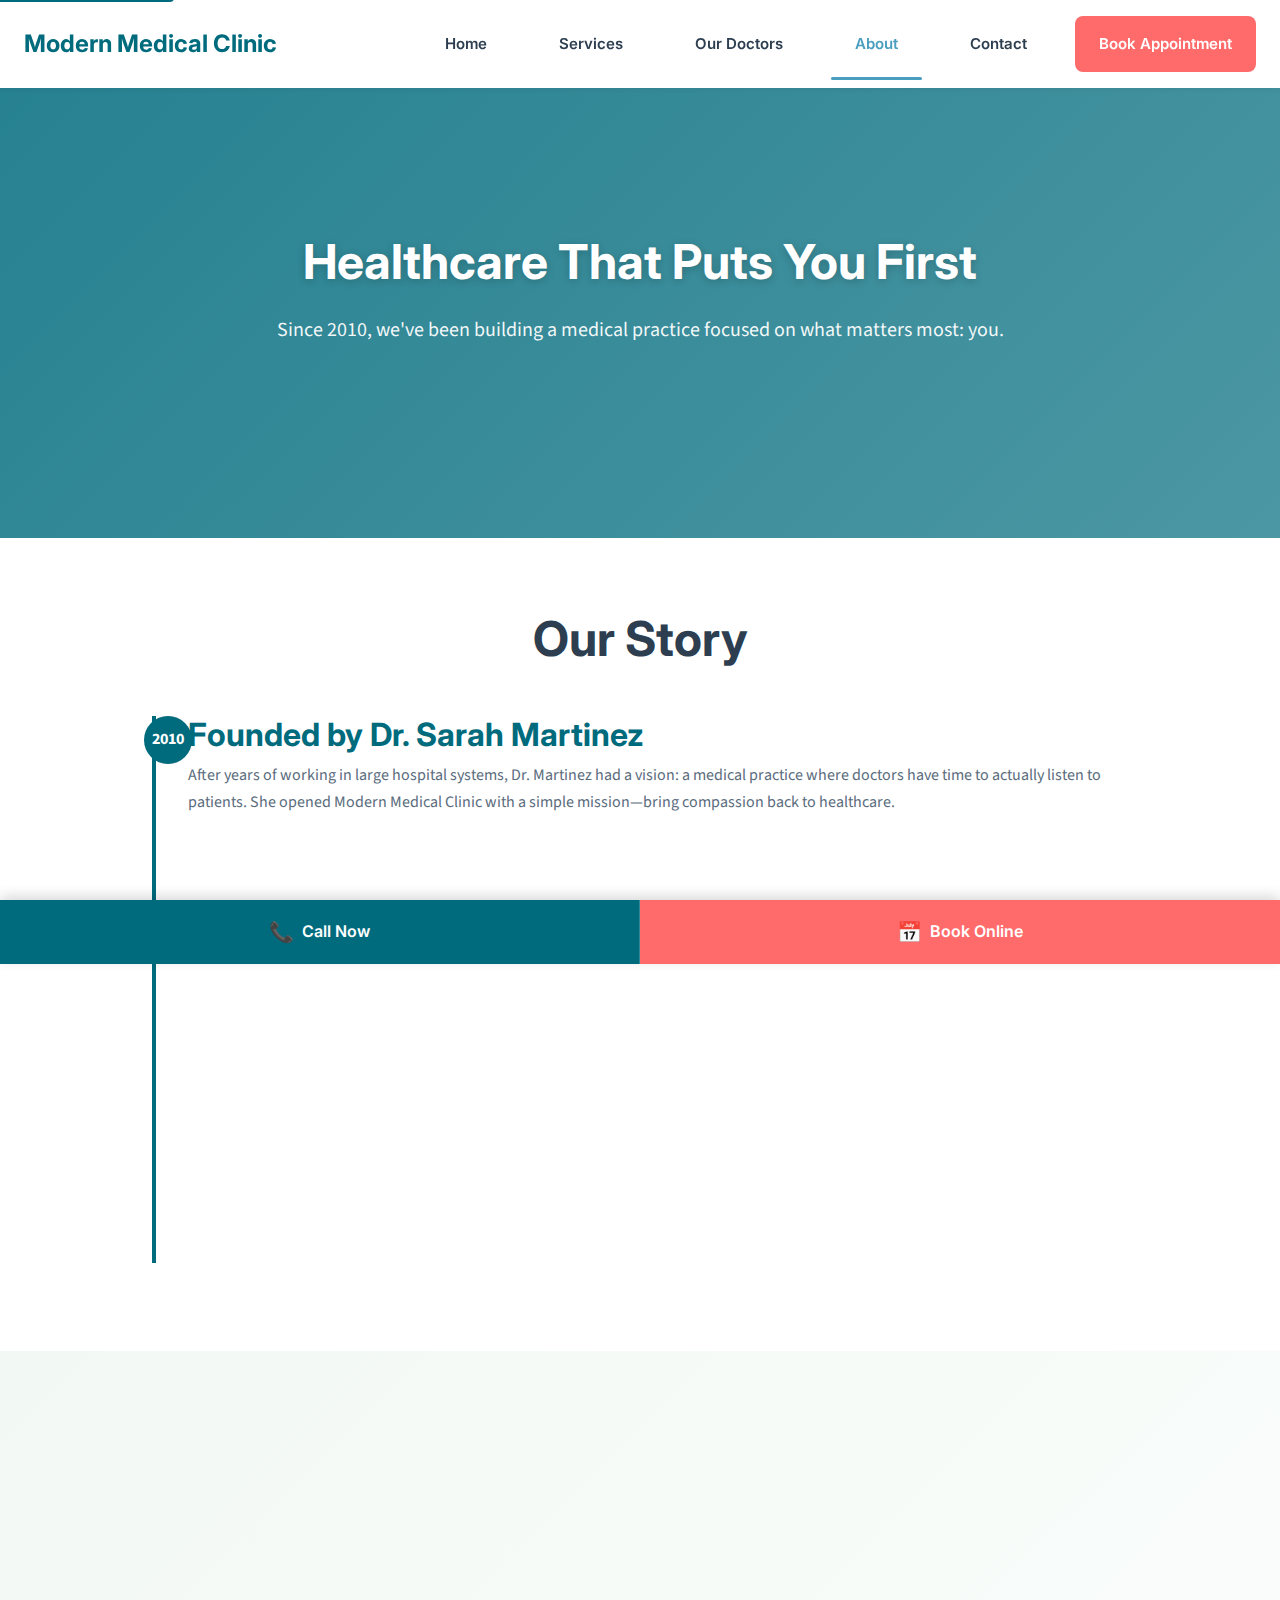
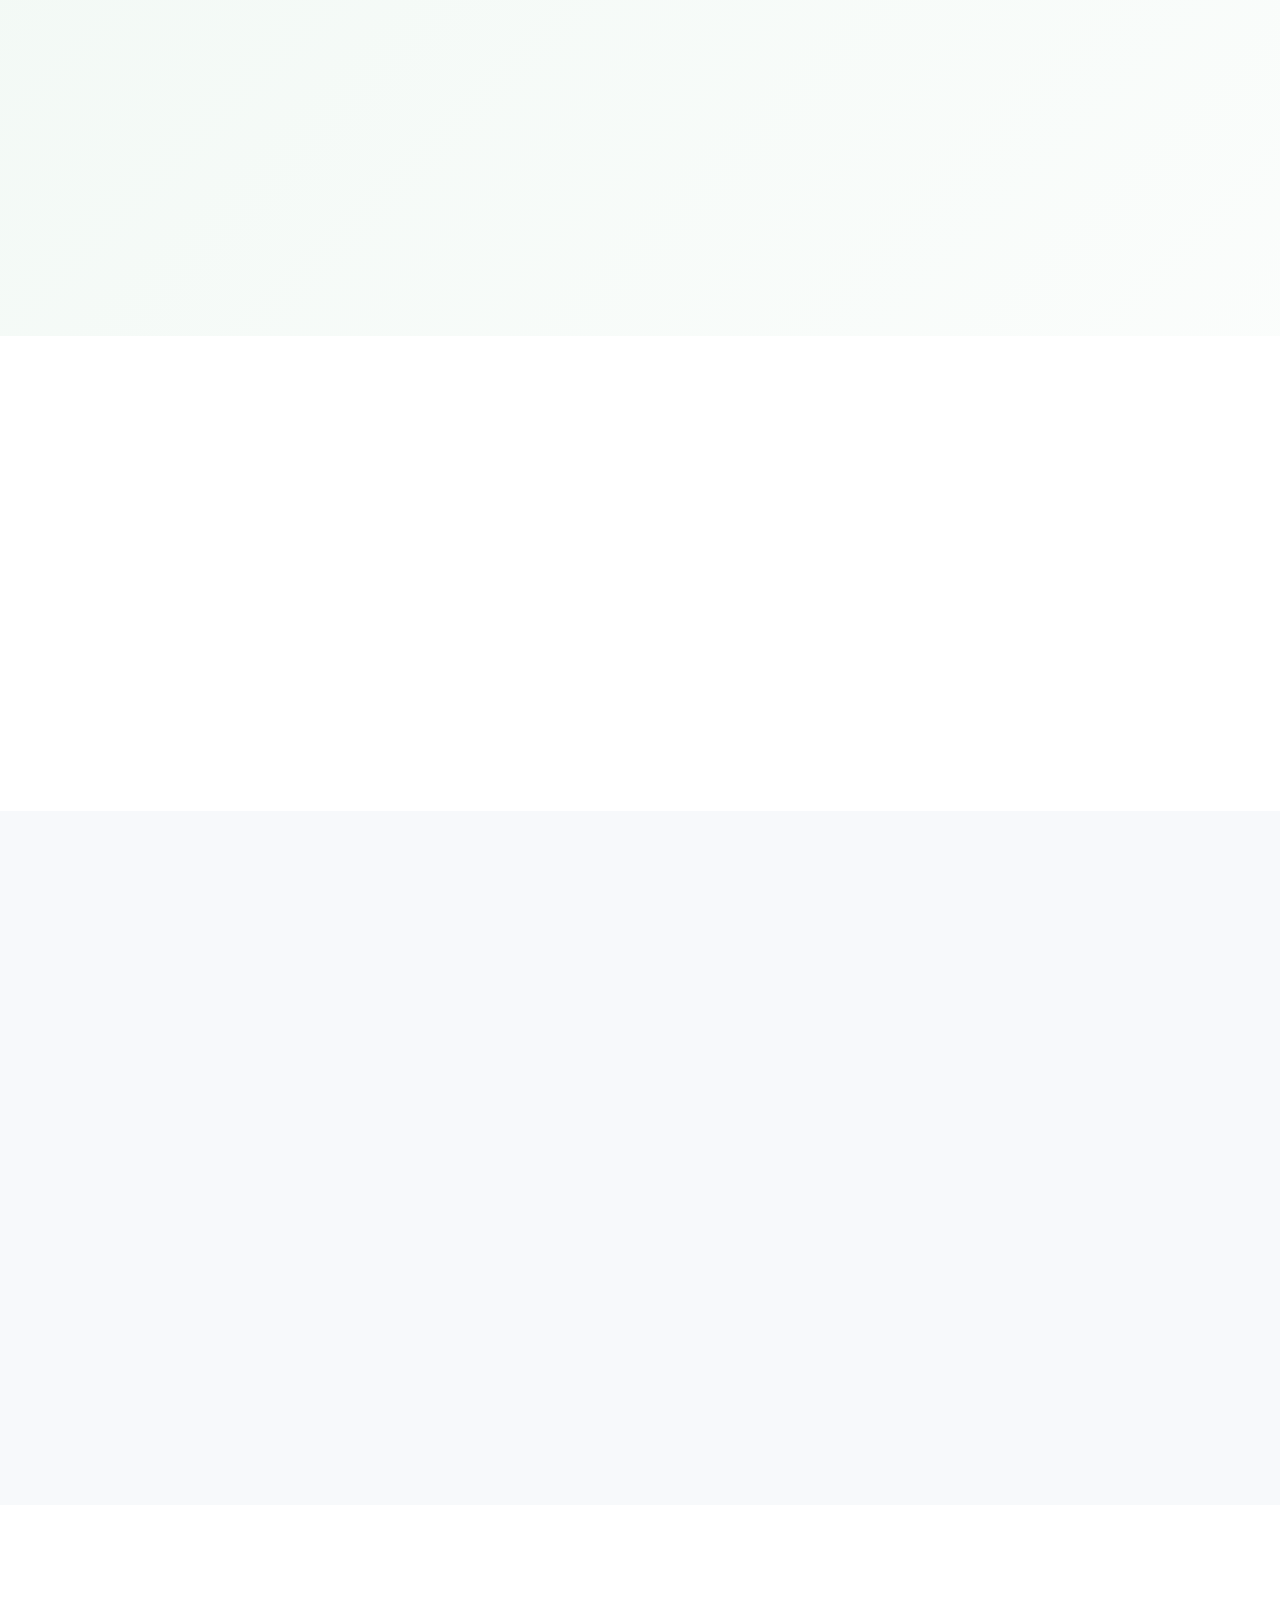
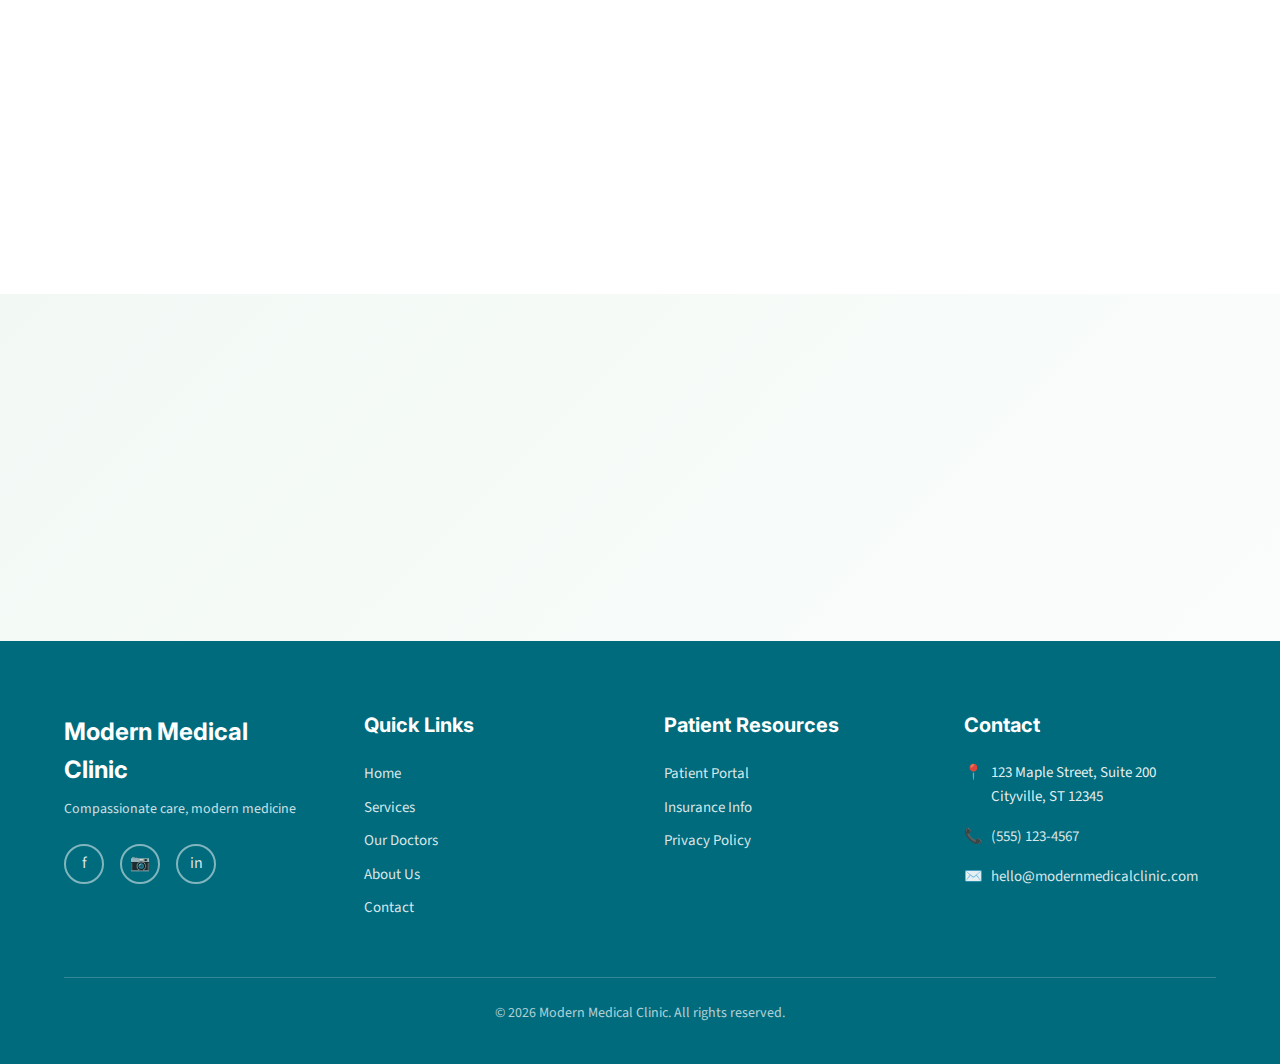
<file: about.html>
<!DOCTYPE html>
<html lang="en">
<head>
  <meta charset="UTF-8">
  <meta name="viewport" content="width=device-width, initial-scale=1.0">
  <meta name="description" content="Learn about Modern Medical Clinic - our mission, values, and commitment to patient-centered healthcare since 2010.">
  <title>About Us - Modern Medical Clinic</title>

  <link rel="preconnect" href="https://fonts.googleapis.com">
  <link rel="preconnect" href="https://fonts.gstatic.com" crossorigin>
  <link href="https://fonts.googleapis.com/css2?family=Inter:wght@400;600;700&family=Source+Sans+Pro:wght@400;600&display=swap" rel="stylesheet">

  <link rel="stylesheet" href="assets/css/tokens.css">
  <link rel="stylesheet" href="assets/css/style.css">

  <link rel="icon" type="image/svg+xml" href="data:image/svg+xml,<svg xmlns='http://www.w3.org/2000/svg' viewBox='0 0 100 100'><text y='.9em' font-size='90'>🏥</text></svg>">
</head>
<body>

  <header class="header" role="banner">
    <div class="header__container">
      <a href="index.html" class="header__logo">Modern Medical Clinic</a>
      <button class="header__toggle" aria-label="Toggle navigation" aria-expanded="false">☰</button>
      <nav class="nav" role="navigation">
        <ul class="nav__list">
          <li><a href="index.html" class="nav__link">Home</a></li>
          <li><a href="services.html" class="nav__link">Services</a></li>
          <li><a href="doctors.html" class="nav__link">Our Doctors</a></li>
          <li><a href="about.html" class="nav__link">About</a></li>
          <li><a href="contact.html" class="nav__link">Contact</a></li>
          <li><a href="#" class="nav__link nav__link--cta" data-modal="booking">Book Appointment</a></li>
        </ul>
      </nav>
    </div>
  </header>

  <!-- Hero with Team Photo -->
  <section class="hero" style="min-height: 50vh; background-image: linear-gradient(135deg, rgba(0, 107, 125, 0.85), rgba(0, 107, 125, 0.7)), url('https://images.unsplash.com/photo-1538108149393-fbbd81895907?w=1600&q=80');">
    <div class="hero__container">
      <div class="hero__content" style="text-align: center; max-width: 800px; margin: 0 auto;">
        <h1 class="hero__headline" style="font-size: 3rem;">Healthcare That Puts You First</h1>
        <p class="hero__subheadline" style="font-size: 1.25rem;">
          Since 2010, we've been building a medical practice focused on what matters most: you.
        </p>
      </div>
    </div>
  </section>

  <!-- Our Story -->
  <section class="section">
    <div class="container container--narrow">
      <h2 class="text-center fade-in" style="margin-bottom: 3rem;">Our Story</h2>

      <div style="position: relative; padding-left: 2rem; border-left: 4px solid var(--color-primary-dark);">

        <div class="fade-in" style="margin-bottom: 3rem; position: relative;">
          <div style="position: absolute; left: -2.75rem; width: 3rem; height: 3rem; background-color: var(--color-primary-dark); color: white; border-radius: 50%; display: flex; align-items: center; justify-content: center; font-weight: 700;">2010</div>
          <h3 style="color: var(--color-primary-dark); margin-bottom: 0.5rem;">Founded by Dr. Sarah Martinez</h3>
          <p style="color: var(--color-text-secondary); line-height: 1.7;">
            After years of working in large hospital systems, Dr. Martinez had a vision: a medical practice where doctors have time to actually listen to patients. She opened Modern Medical Clinic with a simple mission—bring compassion back to healthcare.
          </p>
        </div>

        <div class="fade-in" style="margin-bottom: 3rem; position: relative;">
          <div style="position: absolute; left: -2.75rem; width: 3rem; height: 3rem; background-color: var(--color-primary-dark); color: white; border-radius: 50%; display: flex; align-items: center; justify-content: center; font-weight: 700;">2015</div>
          <h3 style="color: var(--color-primary-dark); margin-bottom: 0.5rem;">Expanded to 4 Doctors</h3>
          <p style="color: var(--color-text-secondary); line-height: 1.7;">
            As word spread about our patient-centered approach, demand grew. We welcomed Dr. Chen, Dr. Park, and Dr. Wilson to the team, each bringing unique specialties and a shared commitment to quality care.
          </p>
        </div>

        <div class="fade-in" style="margin-bottom: 3rem; position: relative;">
          <div style="position: absolute; left: -2.75rem; width: 3rem; height: 3rem; background-color: var(--color-primary-dark); color: white; border-radius: 50%; display: flex; align-items: center; justify-content: center; font-weight: 700;">2020</div>
          <h3 style="color: var(--color-primary-dark); margin-bottom: 0.5rem;">Launched Telehealth During Pandemic</h3>
          <p style="color: var(--color-text-secondary); line-height: 1.7;">
            When COVID-19 hit, we rapidly implemented secure telehealth services to ensure our patients could access care safely from home. Today, telehealth remains a core part of how we serve busy families.
          </p>
        </div>

        <div class="fade-in" style="position: relative;">
          <div style="position: absolute; left: -2.75rem; width: 3rem; height: 3rem; background-color: var(--color-accent-coral); color: white; border-radius: 50%; display: flex; align-items: center; justify-content: center; font-weight: 700;">2025</div>
          <h3 style="color: var(--color-primary-dark); margin-bottom: 0.5rem;">Serving 5,000+ Active Patients</h3>
          <p style="color: var(--color-text-secondary); line-height: 1.7;">
            We've grown to serve over 5,000 active patients across all life stages. We've expanded our services, upgraded our facilities, and maintained the same core value: your health, your way.
          </p>
        </div>

      </div>
    </div>
  </section>

  <!-- Mission & Values -->
  <section class="section section--sage">
    <div class="container">
      <h2 class="text-center fade-in" style="margin-bottom: 3rem;">Our Mission & Values</h2>

      <div style="display: grid; grid-template-columns: repeat(auto-fit, minmax(300px, 1fr)); gap: 2rem;">

        <div class="fade-in" style="background-color: white; padding: 2rem; border-radius: var(--radius-lg); text-align: center;">
          <div style="font-size: 3rem; margin-bottom: 1rem;">👂</div>
          <h3 style="color: var(--color-primary-dark); margin-bottom: 1rem;">Listen First</h3>
          <p style="color: var(--color-text-secondary); line-height: 1.7;">
            We spend time understanding you—not just your symptoms, but your life, your concerns, and your goals. You deserve to be heard.
          </p>
        </div>

        <div class="fade-in" style="background-color: white; padding: 2rem; border-radius: var(--radius-lg); text-align: center;">
          <div style="font-size: 3rem; margin-bottom: 1rem;">🔬</div>
          <h3 style="color: var(--color-primary-dark); margin-bottom: 1rem;">Evidence-Based</h3>
          <p style="color: var(--color-text-secondary); line-height: 1.7;">
            Modern medicine backed by proven science. We stay current with research and use treatments that actually work.
          </p>
        </div>

        <div class="fade-in" style="background-color: white; padding: 2rem; border-radius: var(--radius-lg); text-align: center;">
          <div style="font-size: 3rem; margin-bottom: 1rem;">🤝</div>
          <h3 style="color: var(--color-primary-dark); margin-bottom: 1rem;">Accessible</h3>
          <p style="color: var(--color-text-secondary); line-height: 1.7;">
            Same-day appointments, evening hours, weekend availability, and telehealth. Healthcare on your schedule, not ours.
          </p>
        </div>

      </div>
    </div>
  </section>

  <!-- Awards & Recognition -->
  <section class="section">
    <div class="container">
      <h2 class="text-center fade-in" style="margin-bottom: 3rem;">Awards & Recognition</h2>

      <div style="display: grid; grid-template-columns: repeat(auto-fit, minmax(250px, 1fr)); gap: 2rem;">

        <div class="fade-in" style="text-align: center; padding: 1.5rem; border: 2px solid var(--color-border); border-radius: var(--radius-lg); transition: all 0.3s ease;">
          <div style="font-size: 2.5rem; margin-bottom: 1rem;">🏆</div>
          <h3 style="font-size: 1.125rem; color: var(--color-primary-dark); margin-bottom: 0.5rem;">Best Family Practice</h3>
          <p style="color: var(--color-text-secondary);">City Magazine 2023, 2024</p>
        </div>

        <div class="fade-in" style="text-align: center; padding: 1.5rem; border: 2px solid var(--color-border); border-radius: var(--radius-lg); transition: all 0.3s ease;">
          <div style="font-size: 2.5rem; margin-bottom: 1rem;">⭐</div>
          <h3 style="font-size: 1.125rem; color: var(--color-primary-dark); margin-bottom: 0.5rem;">Top-Rated on Google</h3>
          <p style="color: var(--color-text-secondary);">4.9★ from 420+ reviews</p>
        </div>

        <div class="fade-in" style="text-align: center; padding: 1.5rem; border: 2px solid var(--color-border); border-radius: var(--radius-lg); transition: all 0.3s ease;">
          <div style="font-size: 2.5rem; margin-bottom: 1rem;">✓</div>
          <h3 style="font-size: 1.125rem; color: var(--color-primary-dark); margin-bottom: 0.5rem;">PCMH Certified</h3>
          <p style="color: var(--color-text-secondary);">Patient-Centered Medical Home</p>
        </div>

        <div class="fade-in" style="text-align: center; padding: 1.5rem; border: 2px solid var(--color-border); border-radius: var(--radius-lg); transition: all 0.3s ease;">
          <div style="font-size: 2.5rem; margin-bottom: 1rem;">💙</div>
          <h3 style="font-size: 1.125rem; color: var(--color-primary-dark); margin-bottom: 0.5rem;">Community Health Award</h3>
          <p style="color: var(--color-text-secondary);">State Health Department 2022</p>
        </div>

      </div>
    </div>
  </section>

  <!-- Community Involvement -->
  <section class="section section--alt">
    <div class="container">
      <h2 class="text-center fade-in" style="margin-bottom: 1.5rem;">Community Involvement</h2>
      <p class="text-center fade-in" style="max-width: 700px; margin: 0 auto 3rem; font-size: 1.125rem; color: var(--color-text-secondary);">
        We believe healthcare extends beyond our clinic walls. Our team regularly participates in community health initiatives.
      </p>

      <div style="display: grid; grid-template-columns: repeat(auto-fit, minmax(280px, 1fr)); gap: 1.5rem;">

        <div class="fade-in" style="background-color: white; padding: 1.5rem; border-radius: var(--radius-lg); box-shadow: var(--shadow-sm);">
          <h3 style="color: var(--color-primary-dark); margin-bottom: 0.75rem; font-size: 1.125rem;">Free Health Fair</h3>
          <p style="color: var(--color-text-secondary); font-size: 0.9375rem;">
            Annual community health screenings with free blood pressure checks, glucose testing, and health education.
          </p>
        </div>

        <div class="fade-in" style="background-color: white; padding: 1.5rem; border-radius: var(--radius-lg); box-shadow: var(--shadow-sm);">
          <h3 style="color: var(--color-primary-dark); margin-bottom: 0.75rem; font-size: 1.125rem;">School Vaccination Drives</h3>
          <p style="color: var(--color-text-secondary); font-size: 0.9375rem;">
            Partnering with local schools to provide immunizations and sports physicals at reduced cost.
          </p>
        </div>

        <div class="fade-in" style="background-color: white; padding: 1.5rem; border-radius: var(--radius-lg); box-shadow: var(--shadow-sm);">
          <h3 style="color: var(--color-primary-dark); margin-bottom: 0.75rem; font-size: 1.125rem;">Charity 5K Run</h3>
          <p style="color: var(--color-text-secondary); font-size: 0.9375rem;">
            Our team participates in and sponsors the annual Heart Health 5K, raising funds for cardiac research.
          </p>
        </div>

        <div class="fade-in" style="background-color: white; padding: 1.5rem; border-radius: var(--radius-lg); box-shadow: var(--shadow-sm);">
          <h3 style="color: var(--color-primary-dark); margin-bottom: 0.75rem; font-size: 1.125rem;">Health Education Workshops</h3>
          <p style="color: var(--color-text-secondary); font-size: 0.9375rem;">
            Monthly free workshops on nutrition, diabetes management, stress reduction, and preventive care.
          </p>
        </div>

      </div>
    </div>
  </section>

  <!-- Stats -->
  <section class="section">
    <div class="container">
      <h2 class="text-center fade-in" style="margin-bottom: 3rem;">By the Numbers</h2>

      <div style="display: grid; grid-template-columns: repeat(auto-fit, minmax(200px, 1fr)); gap: 2rem;">
        <div class="fade-in text-center">
          <div style="font-size: 3.5rem; font-weight: 700; color: var(--color-primary-dark); margin-bottom: 0.5rem;">5,000+</div>
          <p style="color: var(--color-text-secondary); font-weight: 600;">Active Patients</p>
        </div>
        <div class="fade-in text-center">
          <div style="font-size: 3.5rem; font-weight: 700; color: var(--color-primary-dark); margin-bottom: 0.5rem;">4</div>
          <p style="color: var(--color-text-secondary); font-weight: 600;">Board-Certified Doctors</p>
        </div>
        <div class="fade-in text-center">
          <div style="font-size: 3.5rem; font-weight: 700; color: var(--color-primary-dark); margin-bottom: 0.5rem;">15</div>
          <p style="color: var(--color-text-secondary); font-weight: 600;">Years in Business</p>
        </div>
        <div class="fade-in text-center">
          <div style="font-size: 3.5rem; font-weight: 700; color: var(--color-primary-dark); margin-bottom: 0.5rem;">4.9★</div>
          <p style="color: var(--color-text-secondary); font-weight: 600;">Average Patient Rating</p>
        </div>
      </div>
    </div>
  </section>

  <!-- CTA Section -->
  <section class="section section--sage">
    <div class="container text-center">
      <h2 class="fade-in" style="margin-bottom: 1rem;">Become Part of Our Family</h2>
      <p class="fade-in" style="font-size: 1.125rem; color: var(--color-text-secondary); margin-bottom: 2rem; max-width: 600px; margin-left: auto; margin-right: auto;">
        We're accepting new patients and would love to be your healthcare partner.
      </p>
      <a href="#" class="btn btn--primary btn--large fade-in" data-modal="booking">Book Your First Appointment</a>
    </div>
  </section>

  <footer class="footer" role="contentinfo">
    <div class="container">
      <div class="footer__container">
        <div class="footer__column">
          <div class="footer__logo">Modern Medical Clinic</div>
          <p class="footer__tagline">Compassionate care, modern medicine</p>
          <div class="social-links">
            <a href="#" class="social-links__icon" aria-label="Facebook">f</a>
            <a href="#" class="social-links__icon" aria-label="Instagram">📷</a>
            <a href="#" class="social-links__icon" aria-label="LinkedIn">in</a>
          </div>
        </div>
        <div class="footer__column">
          <h3 class="footer__column-heading">Quick Links</h3>
          <ul class="footer__list">
            <li class="footer__list-item"><a href="index.html" class="footer__link">Home</a></li>
            <li class="footer__list-item"><a href="services.html" class="footer__link">Services</a></li>
            <li class="footer__list-item"><a href="doctors.html" class="footer__link">Our Doctors</a></li>
            <li class="footer__list-item"><a href="about.html" class="footer__link">About Us</a></li>
            <li class="footer__list-item"><a href="contact.html" class="footer__link">Contact</a></li>
          </ul>
        </div>
        <div class="footer__column">
          <h3 class="footer__column-heading">Patient Resources</h3>
          <ul class="footer__list">
            <li class="footer__list-item"><a href="#" class="footer__link">Patient Portal</a></li>
            <li class="footer__list-item"><a href="#" class="footer__link">Insurance Info</a></li>
            <li class="footer__list-item"><a href="#" class="footer__link">Privacy Policy</a></li>
          </ul>
        </div>
        <div class="footer__column">
          <h3 class="footer__column-heading">Contact</h3>
          <div class="footer__contact-item"><span>📍</span><span>123 Maple Street, Suite 200<br>Cityville, ST 12345</span></div>
          <div class="footer__contact-item"><span>📞</span><a href="tel:5551234567" class="footer__link">(555) 123-4567</a></div>
          <div class="footer__contact-item"><span>✉️</span><a href="mailto:hello@modernmedicalclinic.com" class="footer__link">hello@modernmedicalclinic.com</a></div>
        </div>
      </div>
      <div class="footer__bottom">
        <p>&copy; <span id="currentYear">2025</span> Modern Medical Clinic. All rights reserved.</p>
      </div>
    </div>
  </footer>

  <div class="mobile-cta-bar">
    <a href="tel:5551234567" class="mobile-cta-bar__button"><span class="mobile-cta-bar__icon">📞</span><span>Call Now</span></a>
    <a href="#" class="mobile-cta-bar__button" data-modal="booking"><span class="mobile-cta-bar__icon">📅</span><span>Book Online</span></a>
  </div>

  <div class="modal" id="bookingModal" role="dialog" aria-labelledby="modalTitle" aria-modal="true">
    <div class="modal__content">
      <div class="modal__header">
        <h2 class="modal__title" id="modalTitle">Book Your Appointment</h2>
        <button class="modal__close" aria-label="Close modal">&times;</button>
      </div>
      <div class="modal__body">
        <form id="bookingForm" class="form">
          <div class="form__group">
            <label for="firstName" class="form__label">First Name *</label>
            <input type="text" id="firstName" name="firstName" class="form__input" required>
          </div>
          <div class="form__group">
            <label for="email" class="form__label">Email *</label>
            <input type="email" id="email" name="email" class="form__input" required>
          </div>
          <div class="form__group">
            <label for="phone" class="form__label">Phone *</label>
            <input type="tel" id="phone" name="phone" class="form__input" required>
          </div>
          <button type="submit" class="btn btn--primary btn--block btn--large">Submit Request</button>
        </form>
      </div>
    </div>
  </div>

  <script src="assets/js/main.js"></script>
  <script src="assets/js/mobile-cta.js"></script>

</body>
</html>
</file>
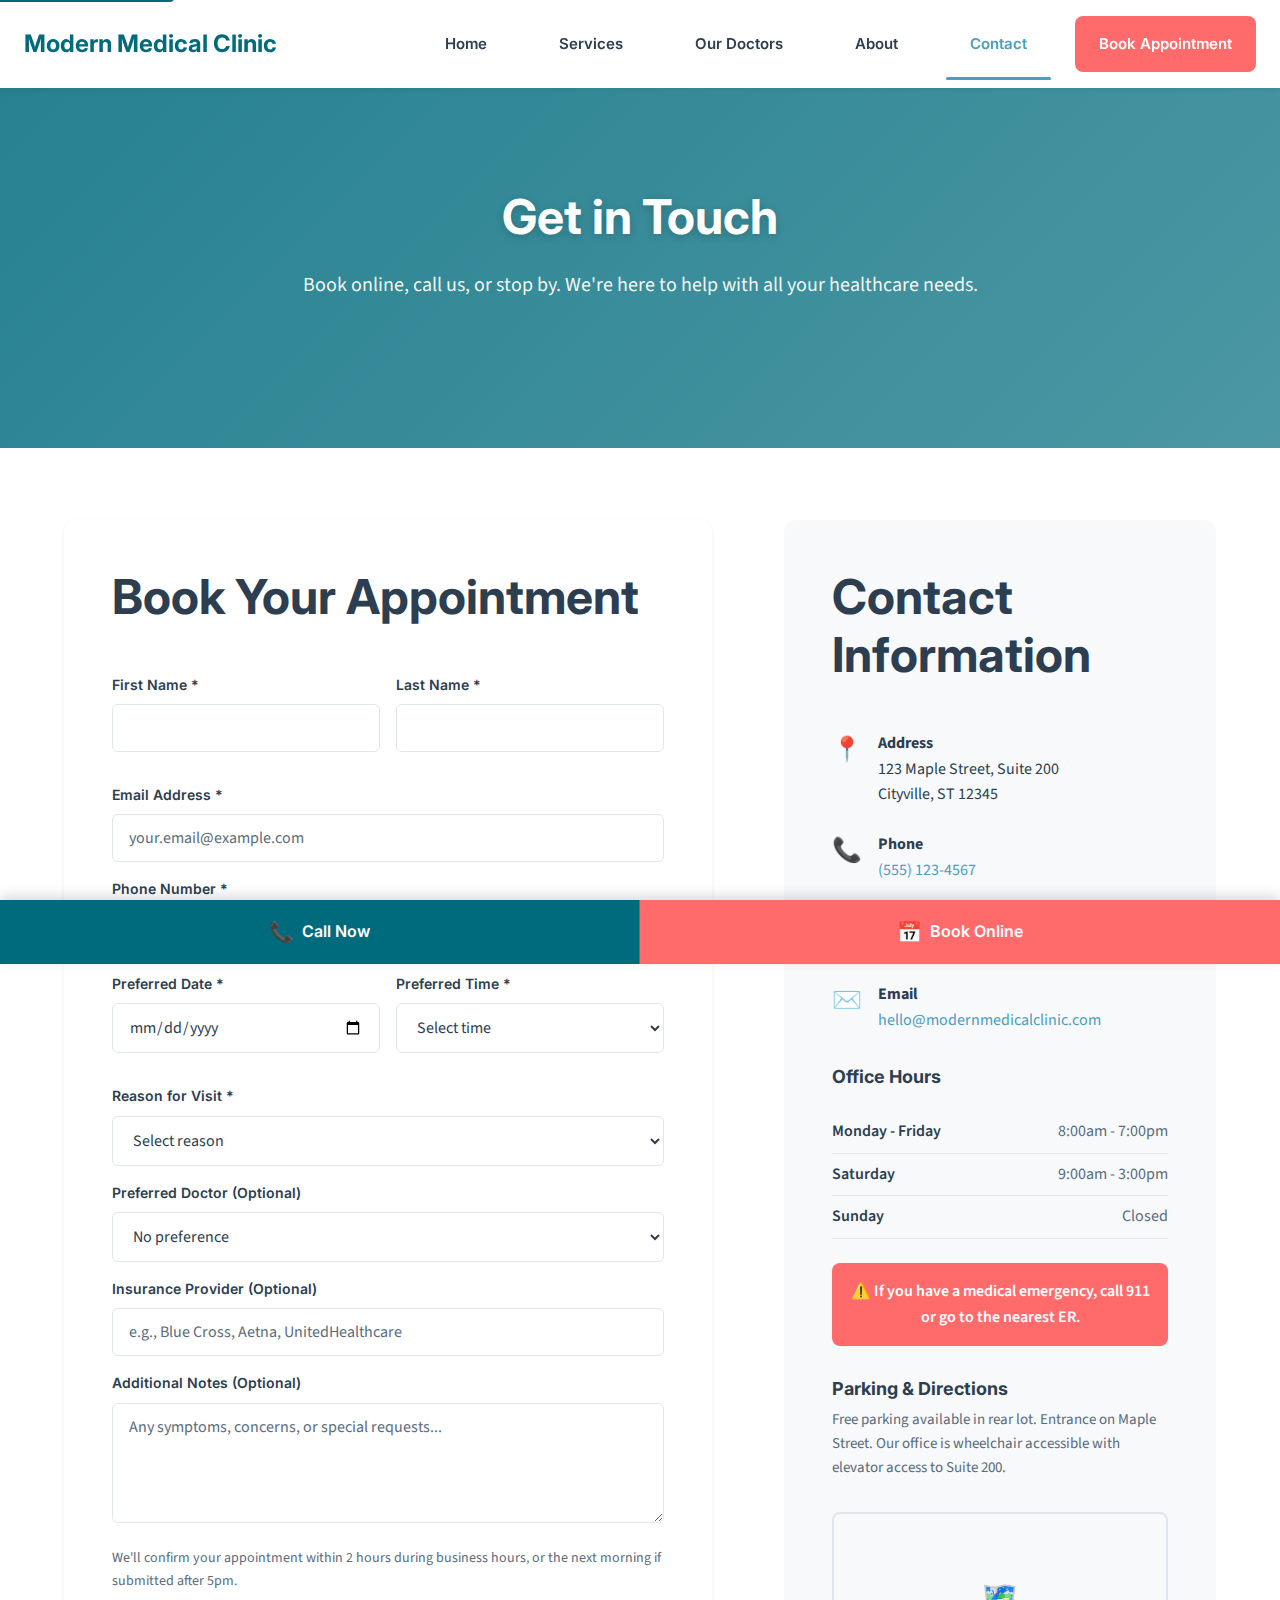
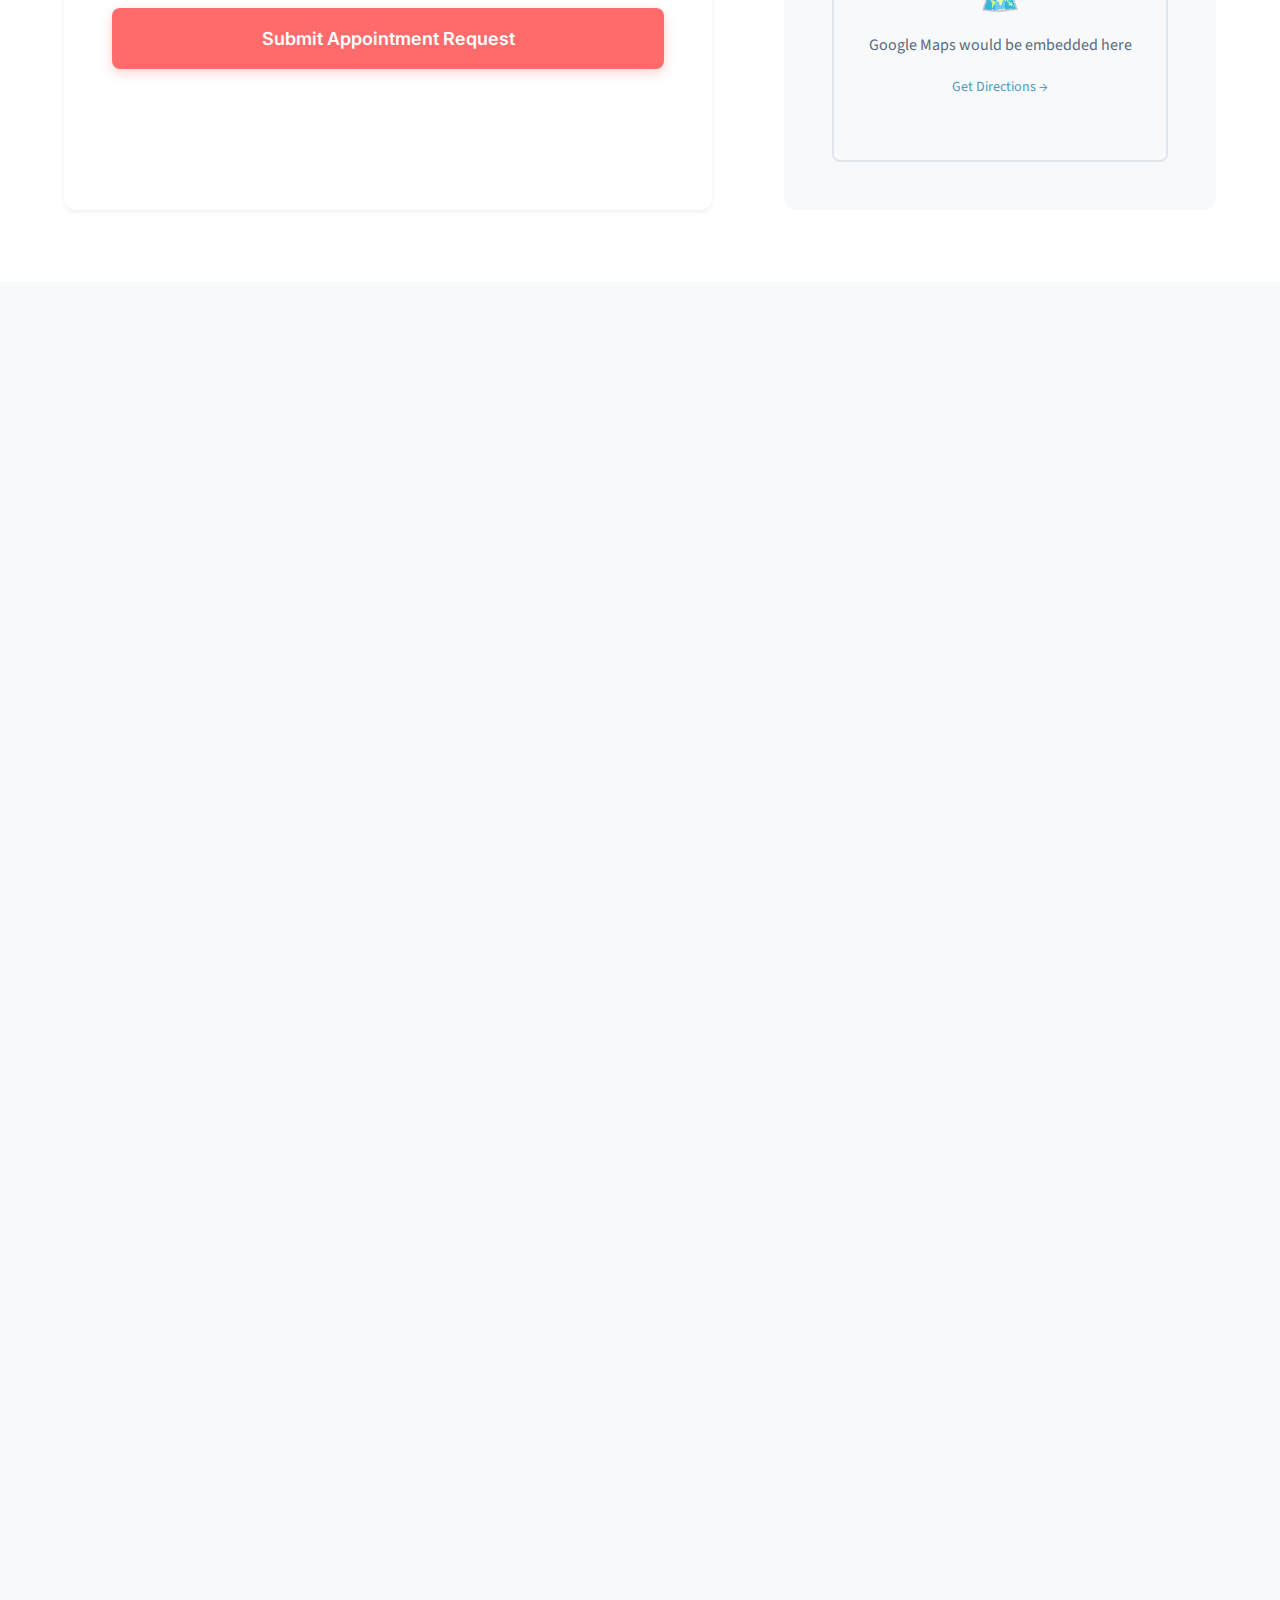
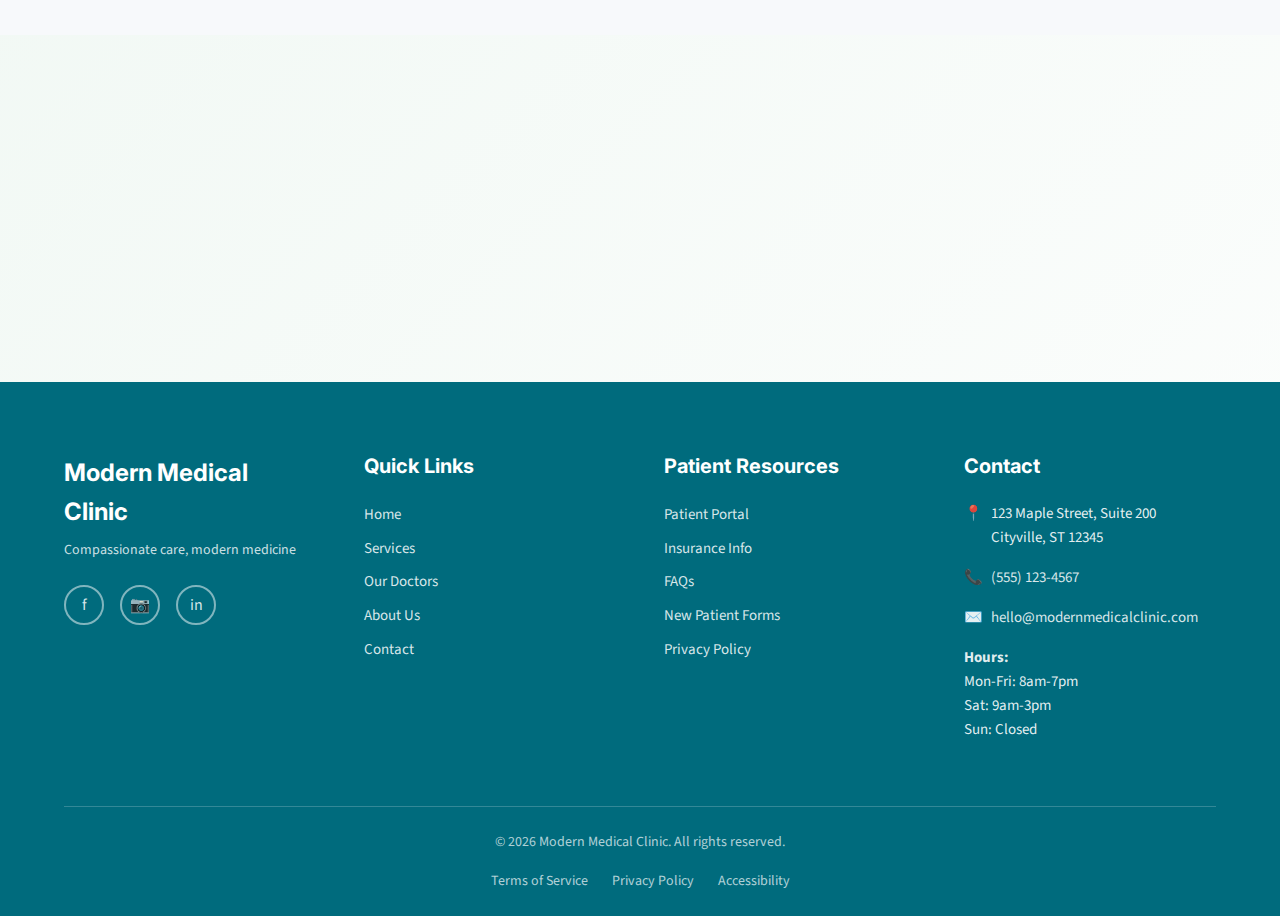
<file: contact.html>
<!DOCTYPE html>
<html lang="en">
<head>
  <meta charset="UTF-8">
  <meta name="viewport" content="width=device-width, initial-scale=1.0">
  <meta name="description" content="Contact Modern Medical Clinic. Book appointments online, call us at (555) 123-4567, or visit us at 123 Maple Street. Same-day appointments available.">
  <title>Contact & Appointments - Modern Medical Clinic</title>

  <link rel="preconnect" href="https://fonts.googleapis.com">
  <link rel="preconnect" href="https://fonts.gstatic.com" crossorigin>
  <link href="https://fonts.googleapis.com/css2?family=Inter:wght@400;600;700&family=Source+Sans+Pro:wght@400;600&display=swap" rel="stylesheet">

  <link rel="stylesheet" href="assets/css/tokens.css">
  <link rel="stylesheet" href="assets/css/style.css">

  <link rel="icon" type="image/svg+xml" href="data:image/svg+xml,<svg xmlns='http://www.w3.org/2000/svg' viewBox='0 0 100 100'><text y='.9em' font-size='90'>🏥</text></svg>">
</head>
<body>

  <header class="header" role="banner">
    <div class="header__container">
      <a href="index.html" class="header__logo">Modern Medical Clinic</a>
      <button class="header__toggle" aria-label="Toggle navigation" aria-expanded="false">☰</button>
      <nav class="nav" role="navigation">
        <ul class="nav__list">
          <li><a href="index.html" class="nav__link">Home</a></li>
          <li><a href="services.html" class="nav__link">Services</a></li>
          <li><a href="doctors.html" class="nav__link">Our Doctors</a></li>
          <li><a href="about.html" class="nav__link">About</a></li>
          <li><a href="contact.html" class="nav__link">Contact</a></li>
          <li><a href="#" class="nav__link nav__link--cta" data-modal="booking">Book Appointment</a></li>
        </ul>
      </nav>
    </div>
  </header>

  <section class="hero" style="min-height: 40vh;">
    <div class="hero__container">
      <div class="hero__content" style="max-width: 700px;">
        <h1 class="hero__headline" style="font-size: 3rem;">Get in Touch</h1>
        <p class="hero__subheadline">
          Book online, call us, or stop by. We're here to help with all your healthcare needs.
        </p>
      </div>
    </div>
  </section>

  <!-- Contact Form Section -->
  <section class="contact-form">
    <div class="container">
      <div class="contact-form__container">

        <!-- Left Column: Appointment Form -->
        <div class="form fade-in">
          <h2 class="form__heading">Book Your Appointment</h2>
          <form id="appointmentForm">

            <div class="form__row">
              <div class="form__group">
                <label for="firstName" class="form__label">First Name *</label>
                <input type="text" id="firstName" name="firstName" class="form__input" required>
              </div>
              <div class="form__group">
                <label for="lastName" class="form__label">Last Name *</label>
                <input type="text" id="lastName" name="lastName" class="form__input" required>
              </div>
            </div>

            <div class="form__group">
              <label for="email" class="form__label">Email Address *</label>
              <input type="email" id="email" name="email" class="form__input" required placeholder="your.email@example.com">
            </div>

            <div class="form__group">
              <label for="phone" class="form__label">Phone Number *</label>
              <input type="tel" id="phone" name="phone" class="form__input" required placeholder="(555) 123-4567">
            </div>

            <div class="form__row">
              <div class="form__group">
                <label for="date" class="form__label">Preferred Date *</label>
                <input type="date" id="date" name="date" class="form__input" required>
              </div>
              <div class="form__group">
                <label for="time" class="form__label">Preferred Time *</label>
                <select id="time" name="time" class="form__select" required>
                  <option value="">Select time</option>
                  <option value="morning">Morning (8am-12pm)</option>
                  <option value="afternoon">Afternoon (12pm-5pm)</option>
                  <option value="evening">Evening (5pm-7pm)</option>
                </select>
              </div>
            </div>

            <div class="form__group">
              <label for="reason" class="form__label">Reason for Visit *</label>
              <select id="reason" name="reason" class="form__select" required>
                <option value="">Select reason</option>
                <option value="new-patient">New Patient Visit</option>
                <option value="follow-up">Follow-up Visit</option>
                <option value="urgent">Urgent Care</option>
                <option value="preventive">Preventive/Wellness</option>
                <option value="physical">Physical Exam</option>
                <option value="telehealth">Telehealth Appointment</option>
              </select>
            </div>

            <div class="form__group">
              <label for="doctor" class="form__label">Preferred Doctor (Optional)</label>
              <select id="doctor" name="doctor" class="form__select">
                <option value="">No preference</option>
                <option value="martinez">Dr. Sarah Martinez (Family Medicine)</option>
                <option value="chen">Dr. Michael Chen (Internal Medicine)</option>
                <option value="park">Dr. Emily Park (Pediatrics)</option>
                <option value="wilson">Dr. James Wilson (Family Medicine)</option>
              </select>
            </div>

            <div class="form__group">
              <label for="insurance" class="form__label">Insurance Provider (Optional)</label>
              <input type="text" id="insurance" name="insurance" class="form__input" placeholder="e.g., Blue Cross, Aetna, UnitedHealthcare">
            </div>

            <div class="form__group">
              <label for="notes" class="form__label">Additional Notes (Optional)</label>
              <textarea id="notes" name="notes" class="form__textarea" placeholder="Any symptoms, concerns, or special requests..."></textarea>
            </div>

            <p class="form__helper">
              We'll confirm your appointment within 2 hours during business hours, or the next morning if submitted after 5pm.
            </p>

            <button type="submit" class="btn btn--primary btn--block btn--large">
              Submit Appointment Request
            </button>

          </form>
        </div>

        <!-- Right Column: Contact Info -->
        <div class="contact-info fade-in">
          <h2 class="contact-info__heading">Contact Information</h2>

          <div class="contact-info__item">
            <div class="contact-info__icon">📍</div>
            <div class="contact-info__text">
              <strong>Address</strong><br>
              123 Maple Street, Suite 200<br>
              Cityville, ST 12345
            </div>
          </div>

          <div class="contact-info__item">
            <div class="contact-info__icon">📞</div>
            <div class="contact-info__text">
              <strong>Phone</strong><br>
              <a href="tel:5551234567" class="contact-info__link">(555) 123-4567</a>
            </div>
          </div>

          <div class="contact-info__item">
            <div class="contact-info__icon">📠</div>
            <div class="contact-info__text">
              <strong>Fax</strong><br>
              (555) 123-4568
            </div>
          </div>

          <div class="contact-info__item">
            <div class="contact-info__icon">✉️</div>
            <div class="contact-info__text">
              <strong>Email</strong><br>
              <a href="mailto:hello@modernmedicalclinic.com" class="contact-info__link">hello@modernmedicalclinic.com</a>
            </div>
          </div>

          <div style="margin-top: 2rem;">
            <h3 style="font-size: 1.125rem; margin-bottom: 1rem; color: var(--color-text-primary);">Office Hours</h3>
            <table class="hours-table">
              <tbody>
                <tr>
                  <td>Monday - Friday</td>
                  <td>8:00am - 7:00pm</td>
                </tr>
                <tr>
                  <td>Saturday</td>
                  <td>9:00am - 3:00pm</td>
                </tr>
                <tr>
                  <td>Sunday</td>
                  <td>Closed</td>
                </tr>
              </tbody>
            </table>
          </div>

          <div class="emergency-banner">
            ⚠️ If you have a medical emergency, call 911 or go to the nearest ER.
          </div>

          <div style="margin-top: 2rem;">
            <h3 style="font-size: 1.125rem; margin-bottom: 0.5rem; color: var(--color-text-primary);">Parking & Directions</h3>
            <p style="color: var(--color-text-secondary); font-size: 0.9375rem; line-height: 1.6;">
              Free parking available in rear lot. Entrance on Maple Street. Our office is wheelchair accessible with elevator access to Suite 200.
            </p>
          </div>

          <!-- Map Placeholder -->
          <div style="margin-top: 2rem;">
            <div style="width: 100%; height: 250px; background-color: var(--color-background-alt); border-radius: var(--radius-md); display: flex; align-items: center; justify-content: center; border: 2px solid var(--color-border);">
              <div style="text-align: center; color: var(--color-text-secondary);">
                <div style="font-size: 2rem; margin-bottom: 0.5rem;">🗺️</div>
                <p>Google Maps would be embedded here</p>
                <a href="https://maps.google.com" target="_blank" rel="noopener" style="color: var(--color-primary-main); font-size: 0.875rem;">Get Directions →</a>
              </div>
            </div>
          </div>

        </div>

      </div>
    </div>
  </section>

  <!-- FAQ Section -->
  <section class="section section--alt">
    <div class="container container--narrow">
      <h2 class="text-center fade-in" style="margin-bottom: 3rem;">Frequently Asked Questions</h2>

      <div class="fade-in" style="margin-bottom: 2rem; padding: 1.5rem; background-color: white; border-radius: var(--radius-lg); box-shadow: var(--shadow-sm);">
        <h3 style="color: var(--color-primary-dark); margin-bottom: 0.75rem; font-size: 1.125rem;">How do I schedule an appointment?</h3>
        <p style="color: var(--color-text-secondary); line-height: 1.7;">
          You can book online using the form above, call us at (555) 123-4567, or use our patient portal. We typically respond to online requests within 2 hours during business hours.
        </p>
      </div>

      <div class="fade-in" style="margin-bottom: 2rem; padding: 1.5rem; background-color: white; border-radius: var(--radius-lg); box-shadow: var(--shadow-sm);">
        <h3 style="color: var(--color-primary-dark); margin-bottom: 0.75rem; font-size: 1.125rem;">Do you accept walk-ins?</h3>
        <p style="color: var(--color-text-secondary); line-height: 1.7;">
          While we prefer scheduled appointments to minimize wait times, we do accept walk-ins for urgent matters based on availability. Call ahead to check same-day openings.
        </p>
      </div>

      <div class="fade-in" style="margin-bottom: 2rem; padding: 1.5rem; background-color: white; border-radius: var(--radius-lg); box-shadow: var(--shadow-sm);">
        <h3 style="color: var(--color-primary-dark); margin-bottom: 0.75rem; font-size: 1.125rem;">What insurance do you accept?</h3>
        <p style="color: var(--color-text-secondary); line-height: 1.7;">
          We accept most major insurance plans including Aetna, Blue Cross Blue Shield, UnitedHealthcare, Cigna, Medicare, and many others. Contact us to verify your specific plan.
        </p>
      </div>

      <div class="fade-in" style="margin-bottom: 2rem; padding: 1.5rem; background-color: white; border-radius: var(--radius-lg); box-shadow: var(--shadow-sm);">
        <h3 style="color: var(--color-primary-dark); margin-bottom: 0.75rem; font-size: 1.125rem;">What should I bring to my first appointment?</h3>
        <p style="color: var(--color-text-secondary); line-height: 1.7;">
          Please bring a photo ID, insurance card, list of current medications, and any relevant medical records. New patient forms can be filled out online in advance to save time.
        </p>
      </div>

      <div class="fade-in" style="margin-bottom: 2rem; padding: 1.5rem; background-color: white; border-radius: var(--radius-lg); box-shadow: var(--shadow-sm);">
        <h3 style="color: var(--color-primary-dark); margin-bottom: 0.75rem; font-size: 1.125rem;">How do I access telehealth visits?</h3>
        <p style="color: var(--color-text-secondary); line-height: 1.7;">
          Book a telehealth appointment the same way as in-person visits (online or by phone). You'll receive a secure video link via email before your appointment. All you need is a device with a camera and internet connection.
        </p>
      </div>

      <div class="fade-in" style="margin-bottom: 2rem; padding: 1.5rem; background-color: white; border-radius: var(--radius-lg); box-shadow: var(--shadow-sm);">
        <h3 style="color: var(--color-primary-dark); margin-bottom: 0.75rem; font-size: 1.125rem;">What is your cancellation policy?</h3>
        <p style="color: var(--color-text-secondary); line-height: 1.7;">
          Please provide at least 24 hours notice if you need to cancel or reschedule. You can do this through the patient portal, by phone, or by email. This helps us serve other patients who need appointments.
        </p>
      </div>

    </div>
  </section>

  <!-- CTA Section -->
  <section class="section section--sage">
    <div class="container text-center">
      <h2 class="fade-in" style="margin-bottom: 1rem;">Prefer to Talk to Someone?</h2>
      <p class="fade-in" style="font-size: 1.125rem; color: var(--color-text-secondary); margin-bottom: 2rem;">
        Our friendly staff is available Monday through Friday, 8am-7pm.
      </p>
      <a href="tel:5551234567" class="btn btn--primary btn--large fade-in">
        📞 Call (555) 123-4567
      </a>
    </div>
  </section>

  <footer class="footer" role="contentinfo">
    <div class="container">
      <div class="footer__container">
        <div class="footer__column">
          <div class="footer__logo">Modern Medical Clinic</div>
          <p class="footer__tagline">Compassionate care, modern medicine</p>
          <div class="social-links">
            <a href="#" class="social-links__icon" aria-label="Facebook">f</a>
            <a href="#" class="social-links__icon" aria-label="Instagram">📷</a>
            <a href="#" class="social-links__icon" aria-label="LinkedIn">in</a>
          </div>
        </div>
        <div class="footer__column">
          <h3 class="footer__column-heading">Quick Links</h3>
          <ul class="footer__list">
            <li class="footer__list-item"><a href="index.html" class="footer__link">Home</a></li>
            <li class="footer__list-item"><a href="services.html" class="footer__link">Services</a></li>
            <li class="footer__list-item"><a href="doctors.html" class="footer__link">Our Doctors</a></li>
            <li class="footer__list-item"><a href="about.html" class="footer__link">About Us</a></li>
            <li class="footer__list-item"><a href="contact.html" class="footer__link">Contact</a></li>
          </ul>
        </div>
        <div class="footer__column">
          <h3 class="footer__column-heading">Patient Resources</h3>
          <ul class="footer__list">
            <li class="footer__list-item"><a href="#" class="footer__link">Patient Portal</a></li>
            <li class="footer__list-item"><a href="#" class="footer__link">Insurance Info</a></li>
            <li class="footer__list-item"><a href="#" class="footer__link">FAQs</a></li>
            <li class="footer__list-item"><a href="#" class="footer__link">New Patient Forms</a></li>
            <li class="footer__list-item"><a href="#" class="footer__link">Privacy Policy</a></li>
          </ul>
        </div>
        <div class="footer__column">
          <h3 class="footer__column-heading">Contact</h3>
          <div class="footer__contact-item">
            <span>📍</span>
            <span>123 Maple Street, Suite 200<br>Cityville, ST 12345</span>
          </div>
          <div class="footer__contact-item">
            <span>📞</span>
            <a href="tel:5551234567" class="footer__link">(555) 123-4567</a>
          </div>
          <div class="footer__contact-item">
            <span>✉️</span>
            <a href="mailto:hello@modernmedicalclinic.com" class="footer__link">hello@modernmedicalclinic.com</a>
          </div>
          <div class="footer__contact-item" style="margin-top: 1rem;">
            <div>
              <strong>Hours:</strong><br>
              Mon-Fri: 8am-7pm<br>
              Sat: 9am-3pm<br>
              Sun: Closed
            </div>
          </div>
        </div>
      </div>
      <div class="footer__bottom">
        <p>&copy; <span id="currentYear">2025</span> Modern Medical Clinic. All rights reserved.</p>
        <div class="footer__legal-links">
          <a href="#" class="footer__legal-link">Terms of Service</a>
          <a href="#" class="footer__legal-link">Privacy Policy</a>
          <a href="#" class="footer__legal-link">Accessibility</a>
        </div>
      </div>
    </div>
  </footer>

  <div class="mobile-cta-bar">
    <a href="tel:5551234567" class="mobile-cta-bar__button">
      <span class="mobile-cta-bar__icon">📞</span>
      <span>Call Now</span>
    </a>
    <a href="#appointmentForm" class="mobile-cta-bar__button">
      <span class="mobile-cta-bar__icon">📅</span>
      <span>Book Online</span>
    </a>
  </div>

  <script src="assets/js/main.js"></script>
  <script src="assets/js/mobile-cta.js"></script>

  <!-- Contact Form Handler -->
  <script>
    const appointmentForm = document.getElementById('appointmentForm');
    if (appointmentForm) {
      appointmentForm.addEventListener('submit', (e) => {
        e.preventDefault();

        const formData = new FormData(appointmentForm);
        const data = Object.fromEntries(formData);

        console.log('Appointment submitted:', data);

        // Show success message
        appointmentForm.innerHTML = `
          <div style="text-align: center; padding: 3rem 1rem;">
            <div style="font-size: 5rem; color: var(--color-accent-sage); margin-bottom: 1rem;">✓</div>
            <h3 style="color: var(--color-primary-dark); margin-bottom: 1rem; font-size: 2rem;">Request Received!</h3>
            <p style="color: var(--color-text-secondary); margin-bottom: 2rem; font-size: 1.125rem; line-height: 1.6;">
              Thank you for choosing Modern Medical Clinic. We'll confirm your appointment within 2 hours during business hours.
              <br><br>
              You'll receive a confirmation email at <strong>${data.email}</strong>.
            </p>
            <button class="btn btn--primary" onclick="location.reload()">Book Another Appointment</button>
          </div>
        `;

        // Scroll to success message
        appointmentForm.scrollIntoView({ behavior: 'smooth', block: 'center' });
      });
    }
  </script>

</body>
</html>
</file>
<file: assets/css/tokens.css>
/**
 * Design Tokens - Modern Medical Clinic
 * Based on the comprehensive UI system from case study
 */

:root {
  /* PRIMARY COLORS */
  --color-primary-dark: #006B7D;    /* Deep Teal - trust, professionalism */
  --color-primary-main: #4A9EBF;    /* Sky Blue - clarity, accessibility */
  --color-primary-light: #E0F2F7;   /* Pale Blue Tint */

  /* ACCENT COLORS */
  --color-accent-coral: #FF6B6B;    /* Warm Coral - urgency, CTAs */
  --color-accent-sage: #A8D5BA;     /* Soft Sage - wellness, success */

  /* NEUTRALS */
  --color-text-primary: #2C3E50;    /* Charcoal - body text */
  --color-text-secondary: #5A6C7D;  /* Medium Gray - secondary text */
  --color-background: #FFFFFF;      /* White - primary background */
  --color-background-alt: #F7F9FB;  /* Warm Gray - alternate sections */
  --color-border: #E0E6ED;          /* Light Border - dividers, inputs */

  /* SEMANTIC COLORS */
  --color-success: #A8D5BA;         /* Sage green */
  --color-error: #E74C3C;           /* Red */
  --color-warning: #F39C12;         /* Orange */
  --color-info: #4A9EBF;            /* Sky Blue */

  /* TYPOGRAPHY - Font Families */
  --font-primary: 'Inter', -apple-system, BlinkMacSystemFont, 'Segoe UI', sans-serif;
  --font-secondary: 'Source Sans Pro', -apple-system, BlinkMacSystemFont, 'Segoe UI', sans-serif;

  /* TYPOGRAPHY - Font Sizes */
  --font-size-h1: 3.5rem;      /* 56px - Hero headlines */
  --font-size-h2: 3rem;        /* 48px - Page titles */
  --font-size-h3: 2rem;        /* 32px - Section headings */
  --font-size-h4: 1.5rem;      /* 24px - Card titles */
  --font-size-h5: 1.25rem;     /* 20px - Subheadings */
  --font-size-body: 1rem;      /* 16px - Body text */
  --font-size-small: 0.875rem; /* 14px - Captions, labels */
  --font-size-tiny: 0.75rem;   /* 12px - Legal, metadata */

  /* TYPOGRAPHY - Line Heights */
  --line-height-tight: 1.2;
  --line-height-normal: 1.5;
  --line-height-relaxed: 1.6;

  /* TYPOGRAPHY - Font Weights */
  --font-weight-regular: 400;
  --font-weight-semibold: 600;
  --font-weight-bold: 700;

  /* SPACING - 8px base grid */
  --space-xs: 0.5rem;     /* 8px */
  --space-sm: 1rem;       /* 16px */
  --space-md: 1.5rem;     /* 24px */
  --space-lg: 3rem;       /* 48px */
  --space-xl: 4.5rem;     /* 72px */
  --space-xxl: 7.5rem;    /* 120px */

  /* BORDER RADIUS */
  --radius-sm: 6px;       /* Form fields */
  --radius-md: 8px;       /* Buttons, cards */
  --radius-lg: 12px;      /* Large cards */
  --radius-full: 9999px;  /* Circular elements */

  /* SHADOWS */
  --shadow-sm: 0 2px 4px rgba(44, 62, 80, 0.08);
  --shadow-md: 0 4px 12px rgba(44, 62, 80, 0.12);
  --shadow-lg: 0 8px 24px rgba(44, 62, 80, 0.15);
  --shadow-cta: 0 4px 12px rgba(255, 107, 107, 0.3);

  /* TRANSITIONS */
  --transition-fast: 150ms ease-in-out;
  --transition-base: 300ms ease-in-out;
  --transition-slow: 500ms ease-in-out;

  /* Z-INDEX LAYERS */
  --z-dropdown: 100;
  --z-sticky: 200;
  --z-modal-backdrop: 900;
  --z-modal: 1000;
  --z-mobile-cta: 1000;

  /* CONTAINER WIDTHS */
  --container-sm: 768px;
  --container-md: 1024px;
  --container-lg: 1200px;
  --container-xl: 1440px;

  /* MOBILE BREAKPOINTS */
  --breakpoint-mobile: 767px;
  --breakpoint-tablet: 1024px;
  --breakpoint-desktop: 1200px;
}

/* MOBILE TYPOGRAPHY ADJUSTMENTS */
@media (max-width: 767px) {
  :root {
    --font-size-h1: 2.25rem;   /* 36px on mobile */
    --font-size-h2: 2rem;      /* 32px on mobile */
    --font-size-h3: 1.5rem;    /* 24px on mobile */
    --font-size-h4: 1.25rem;   /* 20px on mobile */
    --font-size-h5: 1.125rem;  /* 18px on mobile */
  }
}
</file>
<file: assets/css/style.css>
/**
 * Modern Medical Clinic - Main Stylesheet
 * Mobile-first, BEM methodology, based on comprehensive case study
 */

/* ============================================
   RESET & BASE STYLES
   ============================================ */

* {
  margin: 0;
  padding: 0;
  box-sizing: border-box;
  -webkit-tap-highlight-color: rgba(74, 158, 191, 0.2);
}

html {
  font-size: 16px;
  scroll-behavior: smooth;
}

img {
  max-width: 100%;
  height: auto;
}

body {
  font-family: var(--font-secondary);
  font-size: var(--font-size-body);
  line-height: var(--line-height-relaxed);
  color: var(--color-text-primary);
  background-color: var(--color-background);
  -webkit-font-smoothing: antialiased;
  -moz-osx-font-smoothing: grayscale;
  overflow-x: hidden;
}

body.modal-open {
  position: fixed;
  overflow: hidden;
  width: 100%;
}

/* ============================================
   TYPOGRAPHY
   ============================================ */

h1, h2, h3, h4, h5, h6 {
  font-family: var(--font-primary);
  font-weight: var(--font-weight-bold);
  line-height: var(--line-height-tight);
  margin-bottom: var(--space-sm);
  color: var(--color-text-primary);
}

h1 { font-size: var(--font-size-h1); }
h2 { font-size: var(--font-size-h2); }
h3 { font-size: var(--font-size-h3); }
h4 { font-size: var(--font-size-h4); }
h5 { font-size: var(--font-size-h5); }

p {
  margin-bottom: var(--space-sm);
}

a {
  color: var(--color-primary-main);
  text-decoration: none;
  transition: color var(--transition-fast);
}

a:hover {
  color: var(--color-primary-dark);
  text-decoration: underline;
}

/* ============================================
   UTILITY CLASSES
   ============================================ */

.container {
  max-width: var(--container-lg);
  margin: 0 auto;
  padding: 0 var(--space-md);
}

.container--wide {
  max-width: var(--container-xl);
}

.container--narrow {
  max-width: var(--container-md);
}

.section {
  padding: var(--space-xl) 0;
}

.section--lg {
  padding: var(--space-xxl) 0;
}

.section--alt {
  background-color: var(--color-background-alt);
}

.section--sage {
  background-color: var(--color-accent-sage);
  background: linear-gradient(135deg, rgba(168, 213, 186, 0.15) 0%, rgba(168, 213, 186, 0.05) 100%);
}

.text-center {
  text-align: center;
}

.fade-in {
  opacity: 0;
  transform: translateY(20px);
  transition: opacity 0.6s ease-out, transform 0.6s ease-out;
}

.fade-in.visible {
  opacity: 1;
  transform: translateY(0);
}

/* ============================================
   BUTTONS
   ============================================ */

.btn {
  display: inline-block;
  font-family: var(--font-primary);
  font-size: var(--font-size-body);
  font-weight: var(--font-weight-semibold);
  padding: var(--space-sm) var(--space-md);
  border-radius: var(--radius-md);
  border: none;
  cursor: pointer;
  text-decoration: none;
  transition: all var(--transition-base);
  text-align: center;
  white-space: nowrap;
}

.btn--primary {
  background-color: var(--color-accent-coral);
  color: var(--color-background);
  box-shadow: var(--shadow-cta);
}

.btn--primary:hover {
  background-color: #E55555;
  transform: translateY(-2px);
  box-shadow: 0 6px 16px rgba(255, 107, 107, 0.4);
  text-decoration: none;
}

.btn--primary:active {
  transform: scale(0.98);
}

.btn--secondary {
  background-color: transparent;
  color: var(--color-primary-dark);
  border: 2px solid var(--color-primary-dark);
}

.btn--secondary:hover {
  background-color: var(--color-primary-dark);
  color: var(--color-background);
  text-decoration: none;
}

.btn--large {
  padding: 20px 40px;
  font-size: 1.125rem;
}

.btn--block {
  display: block;
  width: 100%;
}

/* ============================================
   HEADER & NAVIGATION
   ============================================ */

.header {
  background-color: var(--color-background);
  box-shadow: var(--shadow-sm);
  position: sticky;
  top: 0;
  z-index: var(--z-sticky);
}

.header__container {
  display: flex;
  justify-content: space-between;
  align-items: center;
  padding: var(--space-sm) var(--space-md);
  max-width: var(--container-xl);
  margin: 0 auto;
}

.header__logo {
  font-family: var(--font-primary);
  font-size: 1.5rem;
  font-weight: var(--font-weight-bold);
  color: var(--color-primary-dark);
  text-decoration: none;
}

.header__logo:hover {
  text-decoration: none;
}

.nav__list {
  display: flex;
  list-style: none;
  gap: var(--space-md);
  align-items: center;
}

.nav__link {
  font-family: var(--font-primary);
  font-weight: var(--font-weight-semibold);
  color: var(--color-text-primary);
  font-size: 0.9375rem;
  transition: color var(--transition-fast);
  position: relative;
}

.nav__link:hover {
  color: var(--color-primary-main);
  text-decoration: none;
}

.nav__link--active {
  color: var(--color-primary-main);
}

.nav__link--active::after {
  content: '';
  position: absolute;
  bottom: -8px;
  left: 0;
  right: 0;
  height: 3px;
  background-color: var(--color-primary-main);
  border-radius: 2px;
}

.nav__link--cta {
  background-color: var(--color-accent-coral);
  color: var(--color-background);
  padding: 10px 20px;
  border-radius: var(--radius-md);
}

.nav__link--cta:hover {
  background-color: #E55555;
  color: var(--color-background);
}

.header__toggle {
  display: none;
  background: none;
  border: none;
  font-size: 1.5rem;
  cursor: pointer;
  color: var(--color-primary-dark);
  padding: var(--space-xs);
  -webkit-tap-highlight-color: transparent;
}

/* ============================================
   HERO SECTION - VARIANT A (Trust-Focused)
   ============================================ */

.hero {
  position: relative;
  min-height: 70vh;
  display: flex;
  align-items: center;
  background: linear-gradient(135deg, rgba(0, 107, 125, 0.85) 0%, rgba(0, 107, 125, 0.7) 100%),
              url('https://images.unsplash.com/photo-1631217868264-e5b90bb7e133?w=1600&q=80') center/cover no-repeat;
  color: var(--color-background);
  overflow: hidden;
}

.hero__container {
  max-width: var(--container-lg);
  margin: 0 auto;
  padding: var(--space-xl) var(--space-md);
  position: relative;
  z-index: 2;
}

.hero__content {
  max-width: 700px;
  display: flex;
  flex-direction: column;
  align-items: center;
  text-align: center;
}

.hero__headline {
  font-size: var(--font-size-h1);
  color: var(--color-background);
  margin-bottom: var(--space-md);
  text-shadow: 0 2px 8px rgba(0, 0, 0, 0.2);
}

.hero__subheadline {
  font-size: var(--font-size-h5);
  color: rgba(255, 255, 255, 0.95);
  margin-bottom: var(--space-lg);
  line-height: var(--line-height-normal);
}

.hero__ctas {
  display: flex;
  gap: var(--space-sm);
  flex-wrap: wrap;
  align-items: center;
  justify-content: center;
  margin-bottom: var(--space-lg);
}

.hero__trust-badge {
  background-color: var(--color-background);
  padding: var(--space-sm) var(--space-md);
  border-radius: var(--radius-md);
  box-shadow: var(--shadow-lg);
  display: inline-flex;
  align-items: center;
  gap: var(--space-xs);
  width: fit-content;
  margin: 0 auto;
}

.hero__trust-badge-stars {
  color: #FFC107;
  font-size: 1.25rem;
}

.hero__trust-badge-text {
  font-family: var(--font-primary);
  font-weight: var(--font-weight-semibold);
  color: var(--color-text-primary);
  font-size: var(--font-size-small);
}

/* ============================================
   HERO SECTION - VARIANT B (Convenience-Focused)
   ============================================ */

.hero--variant-b {
  min-height: 70vh;
  display: grid;
  grid-template-columns: 1fr 1fr;
  grid-template-rows: auto 1fr;
  background: none;
}

.hero__split-left {
  background: linear-gradient(135deg, rgba(255, 255, 255, 0.98) 0%, rgba(255, 255, 255, 0.95) 100%),
              url('https://images.unsplash.com/photo-1576091160399-112ba8d25d1d?w=800&q=80') center/cover no-repeat;
  display: flex;
  align-items: center;
  justify-content: center;
  padding: var(--space-xl);
  grid-column: 1;
  grid-row: 2;
}

.hero__split-right {
  background: linear-gradient(135deg, rgba(0, 107, 125, 0.95) 0%, rgba(0, 107, 125, 0.9) 100%),
              url('https://images.unsplash.com/photo-1666214280557-f1b5022eb634?w=800&q=80') center/cover no-repeat;
  display: flex;
  align-items: center;
  justify-content: center;
  padding: var(--space-xl);
  grid-column: 2;
  grid-row: 2;
}

.hero__split-content {
  max-width: 500px;
  text-align: center;
}

.hero__split-left .hero__headline {
  color: var(--color-primary-dark);
  text-shadow: none;
}

.hero__split-left .hero__subheadline {
  color: var(--color-text-secondary);
}

.hero__urgency-banner {
  grid-column: 1 / -1;
  background-color: var(--color-accent-sage);
  color: var(--color-text-primary);
  padding: var(--space-xs) var(--space-sm);
  text-align: center;
  font-weight: var(--font-weight-semibold);
  font-size: var(--font-size-small);
}

/* Hero AB Toggle Button */
.hero__ab-toggle {
  position: absolute;
  top: var(--space-sm);
  right: var(--space-sm);
  background-color: rgba(255, 255, 255, 0.95);
  color: var(--color-primary-dark);
  padding: var(--space-xs) var(--space-sm);
  border-radius: var(--radius-md);
  font-size: var(--font-size-small);
  font-weight: var(--font-weight-semibold);
  cursor: pointer;
  border: 2px solid var(--color-primary-dark);
  transition: all var(--transition-fast);
  z-index: var(--z-hero-toggle);
  box-shadow: var(--shadow-sm);
  pointer-events: auto;
}

.hero__ab-toggle:hover {
  background-color: var(--color-primary-dark);
  color: var(--color-background);
}

/* ============================================
   PROBLEM-SOLUTION GRID
   ============================================ */

.problem-solution {
  padding: var(--space-xl) 0;
  background-color: var(--color-background);
}

.problem-solution__grid {
  display: grid;
  grid-template-columns: repeat(auto-fit, minmax(280px, 1fr));
  gap: var(--space-md);
  margin-top: var(--space-lg);
}

.problem-solution__card {
  background-color: var(--color-background);
  padding: var(--space-lg);
  border-radius: var(--radius-lg);
  border: 1px solid var(--color-border);
  text-align: center;
  transition: all var(--transition-base);
}

.problem-solution__card:hover {
  transform: translateY(-4px);
  box-shadow: var(--shadow-md);
}

.problem-solution__icon {
  font-size: 2.5rem;
  color: var(--color-primary-dark);
  margin-bottom: var(--space-sm);
}

.problem-solution__title {
  font-size: var(--font-size-h5);
  color: var(--color-primary-dark);
  margin-bottom: var(--space-sm);
}

.problem-solution__description {
  color: var(--color-text-secondary);
  margin-bottom: var(--space-md);
  font-size: 0.9375rem;
}

/* ============================================
   SERVICES SECTION
   ============================================ */

.services {
  padding: var(--space-xl) 0;
}

.services__heading {
  text-align: center;
  max-width: 700px;
  margin: 0 auto var(--space-lg);
  color: var(--color-text-primary);
}

.services__grid {
  display: grid;
  grid-template-columns: repeat(auto-fit, minmax(260px, 1fr));
  gap: var(--space-md);
}

.service-card {
  background-color: var(--color-background);
  border-radius: var(--radius-lg);
  padding: var(--space-lg);
  text-align: center;
  transition: all var(--transition-base);
  border: 1px solid var(--color-border);
  position: relative;
  overflow: hidden;
}

.service-card::before {
  content: '';
  position: absolute;
  top: 0;
  left: 0;
  width: 100%;
  height: 4px;
  background: linear-gradient(90deg, var(--color-primary-dark), var(--color-primary-main));
  opacity: 0;
  transition: opacity var(--transition-base);
}

.service-card:hover::before {
  opacity: 1;
}

.service-card:hover {
  transform: translateY(-8px);
  box-shadow: var(--shadow-lg);
  border-color: var(--color-primary-light);
}

.service-card__icon {
  width: 64px;
  height: 64px;
  margin: 0 auto var(--space-sm);
  background-color: var(--color-primary-light);
  border-radius: var(--radius-full);
  display: flex;
  align-items: center;
  justify-content: center;
  font-size: 2rem;
  color: var(--color-primary-dark);
}

.service-card__title {
  font-size: var(--font-size-h4);
  margin-bottom: var(--space-sm);
  color: var(--color-text-primary);
}

.service-card__description {
  color: var(--color-text-secondary);
  margin-bottom: var(--space-md);
  line-height: var(--line-height-relaxed);
}

/* ============================================
   DOCTORS CAROUSEL
   ============================================ */

.doctors-carousel {
  padding: var(--space-xl) 0;
  background-color: var(--color-background-alt);
}

.doctors-carousel__heading {
  text-align: center;
  margin-bottom: var(--space-lg);
}

.doctors-carousel__container {
  position: relative;
  overflow: hidden;
}

.doctors-carousel__track {
  display: flex;
  gap: var(--space-md);
  overflow-x: auto;
  scroll-behavior: smooth;
  scroll-snap-type: x mandatory;
  padding: var(--space-sm) 0 var(--space-lg);
  -webkit-overflow-scrolling: touch;
  scrollbar-width: none;
}

.doctors-carousel__track::-webkit-scrollbar {
  display: none;
}

.doctor-card {
  flex: 0 0 320px;
  scroll-snap-align: start;
  background-color: var(--color-background);
  border-radius: var(--radius-lg);
  padding: var(--space-lg);
  text-align: center;
  box-shadow: var(--shadow-sm);
  transition: all var(--transition-base);
}

.doctor-card:hover {
  transform: translateY(-4px);
  box-shadow: var(--shadow-md);
}

.doctor-card__image {
  width: 180px;
  height: 180px;
  border-radius: var(--radius-full);
  margin: 0 auto var(--space-sm);
  object-fit: cover;
  border: 4px solid var(--color-primary-light);
}

.doctor-card__name {
  font-size: var(--font-size-h4);
  margin-bottom: var(--space-xs);
  color: var(--color-text-primary);
}

.doctor-card__specialty {
  color: var(--color-primary-main);
  font-weight: var(--font-weight-semibold);
  margin-bottom: var(--space-xs);
}

.doctor-card__badge {
  display: inline-block;
  background-color: var(--color-accent-coral);
  color: var(--color-background);
  font-size: var(--font-size-small);
  padding: 4px 12px;
  border-radius: var(--radius-md);
  margin-bottom: var(--space-sm);
}

.doctor-card__experience {
  color: var(--color-text-secondary);
  font-size: var(--font-size-small);
  margin-bottom: var(--space-md);
}

.carousel-nav {
  display: flex;
  justify-content: center;
  gap: var(--space-xs);
  margin-top: var(--space-md);
}

.carousel-nav__dot {
  width: 12px;
  height: 12px;
  border-radius: var(--radius-full);
  background-color: var(--color-border);
  border: none;
  cursor: pointer;
  transition: all var(--transition-fast);
  padding: 12px;
  min-width: 44px;
  min-height: 44px;
  display: inline-flex;
  align-items: center;
  justify-content: center;
}

.carousel-nav__dot:hover {
  background-color: var(--color-primary-main);
  transform: scale(1.1);
}

.carousel-nav__dot--active {
  background-color: var(--color-primary-dark);
  width: 32px;
  border-radius: 6px;
}

/* Carousel navigation buttons */
.carousel-buttons {
  display: flex;
  justify-content: center;
  gap: var(--space-sm);
  margin-top: var(--space-md);
}

.carousel-button {
  width: 48px;
  height: 48px;
  border-radius: var(--radius-full);
  background-color: var(--color-background);
  border: 2px solid var(--color-primary-dark);
  color: var(--color-primary-dark);
  font-size: 1.5rem;
  cursor: pointer;
  display: flex;
  align-items: center;
  justify-content: center;
  transition: all var(--transition-fast);
  box-shadow: var(--shadow-sm);
}

.carousel-button:hover {
  background-color: var(--color-primary-dark);
  color: var(--color-background);
  transform: scale(1.05);
}

.carousel-button:active {
  transform: scale(0.95);
}

.carousel-button:disabled {
  opacity: 0.3;
  cursor: not-allowed;
}

.carousel-button:disabled:hover {
  background-color: var(--color-background);
  color: var(--color-primary-dark);
  transform: none;
}

@media (max-width: 767px) {
  .carousel-buttons {
    display: none;
  }
}

/* ============================================
   TESTIMONIALS SECTION
   ============================================ */

.testimonials {
  padding: var(--space-xl) 0;
  background-color: var(--color-background);
}

.testimonials__heading {
  text-align: center;
  margin-bottom: var(--space-xl);
}

.testimonial {
  display: grid;
  grid-template-columns: 1fr 2fr;
  gap: var(--space-lg);
  align-items: center;
  margin-bottom: var(--space-xl);
}

.testimonial:nth-child(even) {
  grid-template-columns: 2fr 1fr;
}

.testimonial:nth-child(even) .testimonial__image-wrapper {
  order: 2;
}

.testimonial:nth-child(even) .testimonial__content {
  order: 1;
}

.testimonial__image-wrapper {
  text-align: center;
}

.testimonial__image {
  width: 200px;
  height: 200px;
  border-radius: var(--radius-full);
  object-fit: cover;
  border: 6px solid var(--color-primary-light);
  box-shadow: var(--shadow-md);
}

.testimonial__quote-icon {
  font-size: 3rem;
  color: var(--color-primary-light);
  margin-bottom: var(--space-sm);
}

.testimonial__text {
  font-size: var(--font-size-h5);
  font-style: italic;
  color: var(--color-text-primary);
  margin-bottom: var(--space-sm);
  line-height: var(--line-height-normal);
}

.testimonial__author {
  font-weight: var(--font-weight-semibold);
  color: var(--color-text-secondary);
  margin-bottom: var(--space-xs);
}

.testimonial__stars {
  color: #FFC107;
  font-size: 1.25rem;
}

/* ============================================
   INSURANCE SECTION
   ============================================ */

.insurance {
  padding: var(--space-xl) 0;
  background-color: var(--color-background-alt);
}

.insurance__content {
  display: grid;
  grid-template-columns: 1fr 1fr;
  gap: var(--space-lg);
  align-items: center;
}

.insurance__column {
  text-align: center;
  padding: var(--space-lg);
}

.insurance__heading {
  font-size: var(--font-size-h3);
  margin-bottom: var(--space-md);
}

.insurance__logos {
  display: flex;
  flex-wrap: wrap;
  justify-content: center;
  gap: var(--space-md);
  margin-top: var(--space-md);
}

.insurance__logo {
  width: 120px;
  height: 60px;
  background-color: var(--color-background);
  border-radius: var(--radius-md);
  display: flex;
  align-items: center;
  justify-content: center;
  padding: var(--space-sm);
  filter: grayscale(100%);
  transition: all var(--transition-base);
  border: 1px solid var(--color-border);
  font-weight: var(--font-weight-semibold);
  color: var(--color-text-secondary);
  font-size: var(--font-size-small);
}

.insurance__logo:hover {
  filter: grayscale(0%);
  transform: scale(1.05);
  box-shadow: var(--shadow-sm);
}

.telehealth__icon {
  font-size: 4rem;
  color: var(--color-primary-main);
  margin-bottom: var(--space-sm);
}

/* ============================================
   CONTACT FORM
   ============================================ */

.contact-form {
  padding: var(--space-xl) 0;
}

.contact-form__container {
  display: grid;
  grid-template-columns: 1.5fr 1fr;
  gap: var(--space-xl);
}

.form {
  background-color: var(--color-background);
  padding: var(--space-lg);
  border-radius: var(--radius-lg);
  box-shadow: var(--shadow-sm);
}

.form__heading {
  margin-bottom: var(--space-lg);
}

.form__row {
  display: grid;
  grid-template-columns: 1fr 1fr;
  gap: var(--space-sm);
  margin-bottom: var(--space-sm);
}

.form__group {
  margin-bottom: var(--space-sm);
}

.form__label {
  display: block;
  font-family: var(--font-primary);
  font-weight: var(--font-weight-semibold);
  font-size: var(--font-size-small);
  color: var(--color-text-primary);
  margin-bottom: var(--space-xs);
}

.form__input,
.form__select,
.form__textarea {
  width: 100%;
  padding: 12px 16px;
  border: 1px solid var(--color-border);
  border-radius: var(--radius-sm);
  font-family: var(--font-secondary);
  font-size: var(--font-size-body);
  color: var(--color-text-primary);
  background-color: var(--color-background);
  transition: all var(--transition-fast);
}

.form__input:focus,
.form__select:focus,
.form__textarea:focus {
  outline: none;
  border-color: var(--color-primary-main);
  box-shadow: 0 0 0 3px rgba(74, 158, 191, 0.1);
}

.form__input::placeholder,
.form__textarea::placeholder {
  color: var(--color-text-secondary);
}

.form__textarea {
  resize: vertical;
  min-height: 120px;
}

.form__helper {
  font-size: var(--font-size-small);
  color: var(--color-text-secondary);
  margin-top: var(--space-xs);
}

.contact-info {
  background-color: var(--color-background-alt);
  padding: var(--space-lg);
  border-radius: var(--radius-lg);
}

.contact-info__heading {
  margin-bottom: var(--space-lg);
}

.contact-info__item {
  display: flex;
  align-items: flex-start;
  gap: var(--space-sm);
  margin-bottom: var(--space-md);
}

.contact-info__icon {
  color: var(--color-primary-dark);
  font-size: 1.5rem;
  flex-shrink: 0;
}

.contact-info__text {
  color: var(--color-text-primary);
}

.contact-info__link {
  color: var(--color-primary-main);
  text-decoration: none;
}

.contact-info__link:hover {
  text-decoration: underline;
}

.hours-table {
  width: 100%;
  margin: var(--space-md) 0;
  border-collapse: collapse;
}

.hours-table td {
  padding: var(--space-xs) 0;
  border-bottom: 1px solid var(--color-border);
}

.hours-table td:first-child {
  font-weight: var(--font-weight-semibold);
  color: var(--color-text-primary);
}

.hours-table td:last-child {
  text-align: right;
  color: var(--color-text-secondary);
}

.emergency-banner {
  background-color: var(--color-accent-coral);
  color: var(--color-background);
  padding: var(--space-sm);
  border-radius: var(--radius-md);
  margin-top: var(--space-md);
  text-align: center;
  font-weight: var(--font-weight-semibold);
}

/* ============================================
   FOOTER
   ============================================ */

.footer {
  background-color: var(--color-primary-dark);
  color: rgba(255, 255, 255, 0.9);
  padding: var(--space-xl) 0 var(--space-md);
}

.footer__container {
  display: grid;
  grid-template-columns: repeat(4, 1fr);
  gap: var(--space-lg);
  margin-bottom: var(--space-lg);
}

.footer__column-heading {
  color: var(--color-background);
  font-size: var(--font-size-h5);
  margin-bottom: var(--space-md);
}

.footer__logo {
  font-family: var(--font-primary);
  font-size: 1.5rem;
  font-weight: var(--font-weight-bold);
  color: var(--color-background);
  margin-bottom: var(--space-xs);
}

.footer__tagline {
  font-size: var(--font-size-small);
  color: rgba(255, 255, 255, 0.8);
  margin-bottom: var(--space-md);
}

.footer__list {
  list-style: none;
}

.footer__list-item {
  margin-bottom: var(--space-xs);
}

.footer__link {
  color: rgba(255, 255, 255, 0.85);
  text-decoration: none;
  font-size: 0.9375rem;
  transition: color var(--transition-fast);
}

.footer__link:hover {
  color: var(--color-background);
  text-decoration: none;
}

.social-links {
  display: flex;
  gap: var(--space-sm);
  margin-top: var(--space-md);
}

.social-links__icon {
  width: 40px;
  height: 40px;
  border-radius: var(--radius-full);
  border: 2px solid rgba(255, 255, 255, 0.5);
  display: flex;
  align-items: center;
  justify-content: center;
  color: rgba(255, 255, 255, 0.85);
  transition: all var(--transition-fast);
  text-decoration: none;
}

.social-links__icon:hover {
  background-color: var(--color-background);
  color: var(--color-primary-dark);
  border-color: var(--color-background);
}

.footer__contact-item {
  display: flex;
  align-items: flex-start;
  gap: var(--space-xs);
  margin-bottom: var(--space-sm);
  font-size: 0.9375rem;
}

.footer__bottom {
  border-top: 1px solid rgba(255, 255, 255, 0.2);
  padding-top: var(--space-md);
  text-align: center;
  font-size: var(--font-size-small);
  color: rgba(255, 255, 255, 0.7);
}

.footer__legal-links {
  display: flex;
  justify-content: center;
  flex-wrap: wrap;
  gap: var(--space-sm) var(--space-md);
  margin-top: var(--space-xs);
}

.footer__legal-link {
  color: rgba(255, 255, 255, 0.7);
  font-size: var(--font-size-small);
}

.footer__legal-link:hover {
  color: var(--color-background);
}

/* ============================================
   STICKY MOBILE CTA BAR
   ============================================ */

.mobile-cta-bar {
  position: fixed;
  bottom: 0;
  left: 0;
  right: 0;
  background-color: var(--color-primary-dark);
  display: grid;
  grid-template-columns: 1fr 1fr;
  box-shadow: 0 -4px 12px rgba(0, 0, 0, 0.15);
  z-index: var(--z-mobile-cta);
  transform: translateY(100%);
  transition: transform var(--transition-base);
}

.mobile-cta-bar.visible {
  transform: translateY(0);
}

.mobile-cta-bar__button {
  display: flex;
  align-items: center;
  justify-content: center;
  gap: var(--space-xs);
  padding: var(--space-sm);
  font-family: var(--font-primary);
  font-size: var(--font-size-body);
  font-weight: var(--font-weight-semibold);
  color: var(--color-background);
  border: none;
  cursor: pointer;
  transition: background-color var(--transition-fast);
  text-decoration: none;
}

.mobile-cta-bar__button:first-child {
  background-color: var(--color-primary-dark);
  border-right: 1px solid rgba(255, 255, 255, 0.2);
}

.mobile-cta-bar__button:last-child {
  background-color: var(--color-accent-coral);
}

.mobile-cta-bar__button:hover {
  opacity: 0.9;
}

.mobile-cta-bar__icon {
  font-size: 1.25rem;
}

/* ============================================
   BOOKING MODAL
   ============================================ */

.modal {
  display: none;
  position: fixed;
  top: 0;
  left: 0;
  right: 0;
  bottom: 0;
  background-color: rgba(0, 0, 0, 0.6);
  z-index: var(--z-modal-backdrop);
  align-items: center;
  justify-content: center;
  padding: var(--space-md);
  overflow-y: auto;
}

.modal.active {
  display: flex;
}

.modal.active ~ .mobile-cta-bar {
  display: none;
}

.modal__content {
  background-color: var(--color-background);
  border-radius: var(--radius-lg);
  max-width: 600px;
  width: 100%;
  max-height: 90vh;
  overflow-y: auto;
  position: relative;
  animation: modalSlideIn 0.3s ease-out;
}

@keyframes modalSlideIn {
  from {
    transform: translateY(50px);
    opacity: 0;
  }
  to {
    transform: translateY(0);
    opacity: 1;
  }
}

.modal__header {
  padding: var(--space-lg);
  border-bottom: 1px solid var(--color-border);
  display: flex;
  justify-content: space-between;
  align-items: center;
}

.modal__title {
  font-size: var(--font-size-h3);
  margin: 0;
}

.modal__close {
  background: none;
  border: none;
  font-size: 1.5rem;
  cursor: pointer;
  color: var(--color-text-secondary);
  width: 32px;
  height: 32px;
  display: flex;
  align-items: center;
  justify-content: center;
  border-radius: var(--radius-md);
  transition: all var(--transition-fast);
}

.modal__close:hover {
  background-color: var(--color-background-alt);
  color: var(--color-text-primary);
}

.modal__body {
  padding: var(--space-lg);
}

/* ============================================
   PAGE-SPECIFIC STYLES
   ============================================ */

/* Services Page */
.service-detail {
  padding: var(--space-xl) 0;
}

.service-detail__grid {
  display: grid;
  grid-template-columns: 1fr 1fr;
  gap: var(--space-xl);
  align-items: center;
  margin-bottom: var(--space-xl);
}

.service-detail__grid:nth-child(even) {
  direction: rtl;
}

.service-detail__grid:nth-child(even) > * {
  direction: ltr;
}

.service-detail__image {
  width: 100%;
  height: 400px;
  object-fit: cover;
  border-radius: var(--radius-lg);
  box-shadow: var(--shadow-md);
}

.service-detail__content {
  text-align: center;
  display: flex;
  flex-direction: column;
  align-items: center;
}

.service-detail__content h2 {
  text-align: center;
  font-size: var(--font-size-h2);
}

.service-detail__content p {
  text-align: center;
  font-size: 1.125rem;
  line-height: var(--line-height-relaxed);
}

.service-detail__content h3 {
  margin-bottom: var(--space-md);
  text-align: center;
  font-size: var(--font-size-h4);
}

.service-detail__list {
  list-style: none;
  margin: var(--space-md) auto;
  text-align: left;
  width: fit-content;
  max-width: 600px;
}

.service-detail__list-item {
  padding-left: var(--space-md);
  position: relative;
  margin-bottom: var(--space-xs);
  font-size: 1.0625rem;
  line-height: var(--line-height-relaxed);
}

.service-detail__list-item::before {
  content: '✓';
  position: absolute;
  left: 0;
  color: var(--color-accent-sage);
  font-weight: var(--font-weight-bold);
}

.service-detail__content .btn {
  margin-top: var(--space-md);
}

/* Service Offerings Icon Grid */
.service-offerings-grid {
  display: grid;
  grid-template-columns: repeat(3, 1fr);
  gap: var(--space-md);
  margin: var(--space-lg) 0;
  width: 100%;
  max-width: 800px;
}

.service-offering-card {
  background: var(--color-background-alt);
  padding: var(--space-md);
  border-radius: var(--radius-md);
  text-align: center;
  transition: all var(--transition-fast);
  cursor: default;
  border: 2px solid transparent;
}

.service-offering-card:hover {
  transform: translateY(-4px);
  box-shadow: var(--shadow-md);
  border-color: var(--color-primary-light);
}

.service-offering-icon {
  font-size: 2.5rem;
  margin-bottom: var(--space-sm);
}

.service-offering-text {
  font-size: 0.9375rem;
  line-height: var(--line-height-normal);
  color: var(--color-text-primary);
  margin: 0;
}

/* Quick FAQs Section */
.service-quick-faqs {
  width: 100%;
  max-width: 700px;
  margin: var(--space-xl) auto;
  padding: var(--space-lg);
  background: var(--color-background-alt);
  border-radius: var(--radius-lg);
}

.service-quick-faqs h4 {
  font-size: var(--font-size-h5);
  color: var(--color-primary-dark);
  margin-bottom: var(--space-md);
  text-align: center;
}

.faq-accordion {
  background: var(--color-background);
  border-radius: var(--radius-md);
  margin-bottom: var(--space-sm);
  border: 1px solid var(--color-border);
}

.faq-accordion summary {
  padding: var(--space-md);
  font-weight: var(--font-weight-semibold);
  color: var(--color-primary-dark);
  cursor: pointer;
  list-style: none;
  display: flex;
  justify-content: space-between;
  align-items: center;
}

.faq-accordion summary::-webkit-details-marker {
  display: none;
}

.faq-accordion summary::after {
  content: '+';
  font-size: 1.5rem;
  font-weight: var(--font-weight-bold);
  color: var(--color-primary-main);
  transition: transform var(--transition-fast);
}

.faq-accordion[open] summary::after {
  transform: rotate(45deg);
}

.faq-accordion p {
  padding: 0 var(--space-md) var(--space-md);
  margin: 0;
  color: var(--color-text-secondary);
  line-height: var(--line-height-relaxed);
  text-align: left;
}

/* Service CTA Wrapper */
.service-cta-wrapper {
  margin-top: var(--space-xl);
  text-align: center;
}

.service-cta-text {
  font-size: 1.125rem;
  color: var(--color-text-secondary);
  margin-bottom: var(--space-sm);
  font-style: italic;
}

/* Meet Your Team Section */
.service-team-section {
  margin-top: var(--space-xxl);
  padding: var(--space-xl);
  background: var(--color-background-alt);
  border-radius: var(--radius-lg);
  text-align: center;
}

.service-team-title {
  font-size: var(--font-size-h3);
  color: var(--color-primary-dark);
  margin-bottom: var(--space-lg);
}

.service-team-grid {
  display: grid;
  grid-template-columns: repeat(3, 1fr);
  gap: var(--space-lg);
  margin-bottom: var(--space-lg);
}

.service-team-member {
  text-align: center;
}

.service-team-photo {
  width: 150px;
  height: 150px;
  border-radius: 50%;
  object-fit: cover;
  margin: 0 auto var(--space-sm);
  border: 4px solid var(--color-background);
  box-shadow: var(--shadow-md);
}

.service-team-name {
  font-weight: var(--font-weight-semibold);
  color: var(--color-text-primary);
  margin-bottom: var(--space-xs);
  font-size: 1.0625rem;
}

.service-team-specialty {
  color: var(--color-text-secondary);
  font-size: var(--font-size-small);
  margin: 0;
}

/* ============================================
   DOCTOR PROFILE - REDESIGNED
   ============================================ */

/* Doctor Hero Section */
.doctor-hero {
  position: relative;
  background: linear-gradient(135deg, var(--color-primary-light) 0%, var(--color-background) 100%);
  padding: var(--space-xxl) 0 var(--space-xl);
  overflow: hidden;
}

.doctor-hero__gradient {
  position: absolute;
  top: 0;
  left: 0;
  right: 0;
  bottom: 0;
  background: radial-gradient(circle at top right, rgba(74, 158, 191, 0.1) 0%, transparent 70%);
  pointer-events: none;
}

.doctor-hero__content {
  display: flex;
  flex-direction: column;
  align-items: center;
  text-align: center;
  gap: var(--space-lg);
  position: relative;
  z-index: 1;
}

.doctor-hero__image-wrapper {
  position: relative;
  width: 200px;
  height: 200px;
}

.doctor-hero__image {
  width: 100%;
  height: 100%;
  object-fit: cover;
  border-radius: 50%;
  box-shadow: var(--shadow-lg);
  border: 4px solid var(--color-background);
}

.doctor-hero__status-badge {
  position: absolute;
  bottom: 0;
  left: 50%;
  transform: translateX(-50%);
  background: var(--color-accent-sage);
  color: var(--color-text-primary);
  padding: var(--space-xs) var(--space-md);
  border-radius: var(--radius-full);
  font-size: var(--font-size-small);
  font-weight: var(--font-weight-semibold);
  display: flex;
  align-items: center;
  gap: var(--space-xs);
  box-shadow: var(--shadow-md);
}

.status-indicator {
  width: 8px;
  height: 8px;
  background: #22c55e;
  border-radius: 50%;
  animation: pulse 2s infinite;
}

@keyframes pulse {
  0%, 100% { opacity: 1; }
  50% { opacity: 0.5; }
}

.doctor-hero__info {
  padding-top: 0;
  display: flex;
  flex-direction: column;
  align-items: center;
  max-width: 800px;
  margin: 0 auto;
}

.doctor-hero__name {
  font-size: var(--font-size-h2);
  color: var(--color-text-primary);
  margin-bottom: var(--space-xs);
  font-weight: var(--font-weight-bold);
  text-align: center;
}

.doctor-hero__specialty {
  font-size: var(--font-size-h5);
  color: var(--color-primary-main);
  font-weight: var(--font-weight-semibold);
  margin-bottom: var(--space-md);
  text-align: center;
}

.doctor-hero__badges {
  display: flex;
  flex-wrap: wrap;
  gap: var(--space-sm);
  margin-bottom: var(--space-lg);
  justify-content: center;
}

.trust-badge {
  display: inline-flex;
  align-items: center;
  gap: var(--space-xs);
  background: var(--color-background);
  padding: var(--space-xs) var(--space-md);
  border-radius: var(--radius-full);
  font-size: var(--font-size-small);
  font-weight: var(--font-weight-semibold);
  color: var(--color-text-primary);
  border: 2px solid var(--color-border);
  transition: all var(--transition-fast);
}

.trust-badge:hover {
  border-color: var(--color-primary-main);
  transform: translateY(-2px);
}

.trust-badge--rating {
  background: var(--color-primary-dark);
  color: var(--color-background);
  border-color: var(--color-primary-dark);
}

.trust-badge__icon {
  font-size: 1rem;
}

.doctor-hero__bio {
  font-size: 1.125rem;
  line-height: var(--line-height-relaxed);
  color: var(--color-text-secondary);
  margin-bottom: var(--space-lg);
  max-width: 700px;
  text-align: center;
}

.doctor-hero__ctas {
  display: flex;
  gap: var(--space-md);
  flex-wrap: wrap;
  justify-content: center;
}

/* Quick Info Cards */
.doctor-quick-info {
  padding: var(--space-xl) 0;
  background: var(--color-background);
  margin-top: calc(var(--space-xl) * -1);
}

.doctor-info-grid {
  display: grid;
  grid-template-columns: repeat(4, 1fr);
  gap: var(--space-md);
  max-width: 1000px;
  margin: 0 auto;
}

.info-card {
  background: var(--color-background-alt);
  padding: var(--space-lg);
  border-radius: var(--radius-lg);
  text-align: center;
  border: 2px solid transparent;
  transition: all var(--transition-base);
}

.info-card:hover {
  border-color: var(--color-primary-light);
  transform: translateY(-4px);
  box-shadow: var(--shadow-md);
}

.info-card__icon {
  font-size: 2.5rem;
  margin-bottom: var(--space-sm);
  display: block;
}

.info-card__title {
  font-size: var(--font-size-h5);
  color: var(--color-primary-dark);
  margin-bottom: var(--space-xs);
  font-weight: var(--font-weight-bold);
}

.info-card__text {
  font-size: var(--font-size-small);
  color: var(--color-text-secondary);
  line-height: var(--line-height-normal);
  margin: 0;
}

/* Original Doctor Profile Styling */
.doctor-profile {
  padding: var(--space-xl) 0;
}

.doctor-profile__header {
  display: flex;
  flex-direction: column;
  align-items: center;
  text-align: center;
  gap: var(--space-lg);
  margin-bottom: var(--space-xl);
  max-width: 800px;
  margin-left: auto;
  margin-right: auto;
}

.doctor-profile__image {
  width: 200px;
  height: 200px;
  border-radius: 50%;
  box-shadow: var(--shadow-lg);
  object-fit: cover;
  border: 4px solid var(--color-background);
}

.doctor-profile__credentials {
  display: flex;
  flex-wrap: wrap;
  gap: var(--space-xs);
  margin: var(--space-md) 0;
  justify-content: center;
}

.credential-badge {
  background-color: var(--color-primary-light);
  color: var(--color-primary-dark);
  padding: 6px 12px;
  border-radius: var(--radius-md);
  font-size: var(--font-size-small);
  font-weight: var(--font-weight-semibold);
}

.doctor-profile__tabs {
  display: flex;
  gap: var(--space-sm);
  border-bottom: 2px solid var(--color-border);
  margin-bottom: var(--space-lg);
  overflow-x: auto;
  -webkit-overflow-scrolling: touch;
}

.tab-button {
  background: none;
  border: none;
  padding: var(--space-sm) var(--space-md);
  font-family: var(--font-primary);
  font-size: var(--font-size-body);
  font-weight: var(--font-weight-semibold);
  color: var(--color-text-secondary);
  cursor: pointer;
  border-bottom: 3px solid transparent;
  transition: all var(--transition-fast);
  white-space: nowrap;
}

.tab-button:hover {
  color: var(--color-primary-dark);
}

.tab-button.active {
  color: var(--color-primary-dark);
  border-bottom-color: var(--color-primary-dark);
}

.tab-content {
  display: none;
}

.tab-content.active {
  display: block;
}

/* ============================================
   TIMELINE - About Page
   ============================================ */

.timeline {
  position: relative;
  padding-left: 6rem;
  margin-left: 2rem;
}

.timeline::before {
  content: '';
  position: absolute;
  left: 0;
  top: 2rem;
  bottom: 2rem;
  width: 4px;
  background-color: var(--color-primary-dark);
}

.timeline-item {
  margin-bottom: 4rem;
  position: relative;
  padding-top: 0.5rem;
}

.timeline-item:last-child {
  margin-bottom: 0;
}

.timeline-badge {
  position: absolute;
  left: -6rem;
  top: 0;
  width: 4rem;
  height: 4rem;
  background-color: var(--color-primary-dark);
  color: var(--color-background);
  border-radius: 50%;
  display: flex;
  align-items: center;
  justify-content: center;
  font-weight: var(--font-weight-bold);
  font-size: 1rem;
  box-shadow: var(--shadow-lg);
  z-index: 1;
  border: 4px solid var(--color-background);
}

.timeline-badge--current {
  background-color: var(--color-accent-coral);
  animation: pulse-badge 2s infinite;
}

@keyframes pulse-badge {
  0%, 100% {
    box-shadow: 0 0 0 0 rgba(255, 107, 107, 0.7);
  }
  50% {
    box-shadow: 0 0 0 10px rgba(255, 107, 107, 0);
  }
}

.timeline-title {
  color: var(--color-primary-dark);
  margin-bottom: var(--space-sm);
  font-size: var(--font-size-h4);
  font-weight: var(--font-weight-bold);
}

.timeline-text {
  color: var(--color-text-secondary);
  line-height: var(--line-height-relaxed);
  font-size: 1.0625rem;
  margin: 0;
}

/* ============================================
   RESPONSIVE - MOBILE
   ============================================ */

@media (max-width: 767px) {
  /* Navigation */
  .nav {
    display: none;
    position: absolute;
    top: 100%;
    left: 0;
    right: 0;
    background-color: var(--color-background);
    box-shadow: var(--shadow-md);
    z-index: var(--z-nav-mobile);
  }

  .nav.active {
    display: block;
  }

  .nav__list {
    flex-direction: column;
    padding: var(--space-md);
  }

  .header__toggle {
    display: block;
  }

  /* Buttons on mobile */
  .btn {
    white-space: normal;
  }
  
  /* Hero A/B Toggle on Mobile */
  .hero__ab-toggle {
    font-size: 0.75rem;
    padding: 6px 10px;
    top: var(--space-xs);
    right: var(--space-xs);
  }

  /* Hero */
  .hero__ctas {
    flex-direction: column;
  }

  .hero__trust-badge {
    margin: var(--space-md) auto 0;
    width: fit-content;
    max-width: 100%;
  }

  .hero--variant-b {
    grid-template-columns: 1fr;
  }

  /* Problem Solution Grid */
  .problem-solution__grid {
    grid-template-columns: 1fr;
  }

  /* Services */
  .services__grid {
    grid-template-columns: 1fr;
  }

  /* Testimonials */
  .testimonial {
    grid-template-columns: 1fr;
  }

  .testimonial:nth-child(even) {
    grid-template-columns: 1fr;
  }

  .testimonial:nth-child(even) .testimonial__image-wrapper {
    order: 1;
  }

  .testimonial:nth-child(even) .testimonial__content {
    order: 2;
  }

  /* Insurance */
  .insurance__content {
    grid-template-columns: 1fr;
  }

  /* Contact Form */
  .contact-form__container {
    grid-template-columns: 1fr;
  }

  .form__row {
    grid-template-columns: 1fr;
  }

  /* Service Offerings Grid - Mobile */
  .service-offerings-grid {
    grid-template-columns: 1fr;
    gap: var(--space-sm);
  }

  /* Service Team Grid - Mobile */
  .service-team-grid {
    grid-template-columns: 1fr;
    gap: var(--space-md);
  }

  .service-team-section {
    padding: var(--space-md);
  }

  /* Timeline - Mobile */
  .timeline {
    padding-left: 4rem;
    margin-left: 1rem;
  }

  .timeline::before {
    width: 3px;
  }

  .timeline-item {
    margin-bottom: 3rem;
  }

  .timeline-badge {
    left: -4.5rem;
    width: 3.5rem;
    height: 3.5rem;
    font-size: 0.875rem;
    border-width: 3px;
  }

  .timeline-title {
    font-size: var(--font-size-h5);
  }

  .timeline-text {
    font-size: 1rem;
  }

  /* Doctor Profile - Mobile */
  .doctor-hero__content {
    flex-direction: column;
    gap: var(--space-lg);
  }

  .doctor-hero__image-wrapper {
    width: 180px;
    height: 180px;
  }

  .doctor-hero__name {
    font-size: var(--font-size-h3);
  }

  .doctor-hero__ctas {
    flex-direction: column;
    width: 100%;
  }

  .doctor-hero__ctas .btn {
    width: 100%;
    justify-content: center;
  }

  .doctor-info-grid {
    grid-template-columns: 1fr;
    gap: var(--space-sm);
  }

  .doctor-profile__header {
    grid-template-columns: 1fr;
  }

  /* Footer */
  .footer__container {
    grid-template-columns: 1fr;
  }
}

/* Tablet breakpoints */
@media (min-width: 768px) and (max-width: 1024px) {
  .footer__container {
    grid-template-columns: repeat(2, 1fr);
  }
  
  .hero__trust-badge {
    position: static;
    margin-top: var(--space-lg);
    margin-left: 0;
  }

  /* Service Offerings Grid - Tablet */
  .service-offerings-grid {
    grid-template-columns: repeat(2, 1fr);
  }

  /* Service Team Grid - Tablet */
  .service-team-grid {
    grid-template-columns: repeat(3, 1fr);
  }

  /* Doctor Profile - Tablet */
  .doctor-hero__content {
    flex-direction: column;
  }

  .doctor-hero__image-wrapper {
    width: 200px;
    height: 200px;
  }

  .doctor-info-grid {
    grid-template-columns: repeat(2, 1fr);
  }

  .doctor-profile__header {
    flex-direction: column;
    align-items: center;
    text-align: center;
  }
  
  .doctor-profile__image {
    width: 200px;
    height: 200px;
  }
  
  .testimonial {
    grid-template-columns: 1fr;
  }
  
  .testimonial:nth-child(even) {
    grid-template-columns: 1fr;
  }
}

/* Additional tablet sizing for trust badge */
@media (min-width: 768px) and (max-width: 900px) {
  .hero__trust-badge {
    font-size: 0.875rem;
    padding: var(--space-xs) var(--space-sm);
  }
  
  .hero__trust-badge-stars {
    font-size: 1rem;
  }
}

  /* Service Detail */
  .service-detail__grid {
    grid-template-columns: 1fr;
  }

  .service-detail__grid:nth-child(even) {
    direction: ltr;
  }

  /* Doctor Profile */
  .doctor-profile__header {
    grid-template-columns: 1fr;
  }

  /* Mobile CTA Bar - Always visible on mobile after scroll */
  .mobile-cta-bar {
    display: grid;
  }
  
  /* Modal improvements on mobile */
  .modal {
    padding: var(--space-sm);
  }
  
  .modal__content {
    max-height: 95vh;
  }
  
  .modal__header,
  .modal__body {
    padding: var(--space-md);
  }
  
  /* Better nav link touch targets */
  .nav__link {
    display: block;
    padding: var(--space-sm) var(--space-md);
    min-height: 44px;
  }
}

@media (min-width: 768px) {
  .mobile-cta-bar {
    display: none;
  }
}

/* Disable hover effects on touch devices */
@media (hover: none) {
  .service-card:hover,
  .doctor-card:hover,
  .problem-solution__card:hover {
    transform: none;
  }
}

/* ============================================
   ACCESSIBILITY
   ============================================ */

.sr-only {
  position: absolute;
  width: 1px;
  height: 1px;
  padding: 0;
  margin: -1px;
  overflow: hidden;
  clip: rect(0, 0, 0, 0);
  white-space: nowrap;
  border-width: 0;
}

.skip-link {
  position: absolute;
  top: -40px;
  left: 0;
  background: var(--color-primary-dark);
  color: white;
  padding: 8px 16px;
  text-decoration: none;
  z-index: 10000;
  border-radius: 0 0 4px 0;
  font-weight: 600;
  transition: top var(--transition-fast);
}

.skip-link:focus {
  top: 0;
  outline: 3px solid var(--color-accent-coral);
  outline-offset: 2px;
}

*:focus-visible {
  outline: 3px solid var(--color-primary-main);
  outline-offset: 2px;
  border-radius: 2px;
}

@media (prefers-reduced-motion: reduce) {
  *,
  *::before,
  *::after {
    animation-duration: 0.01ms !important;
    animation-iteration-count: 1 !important;
    transition-duration: 0.01ms !important;
  }
}
</file>
